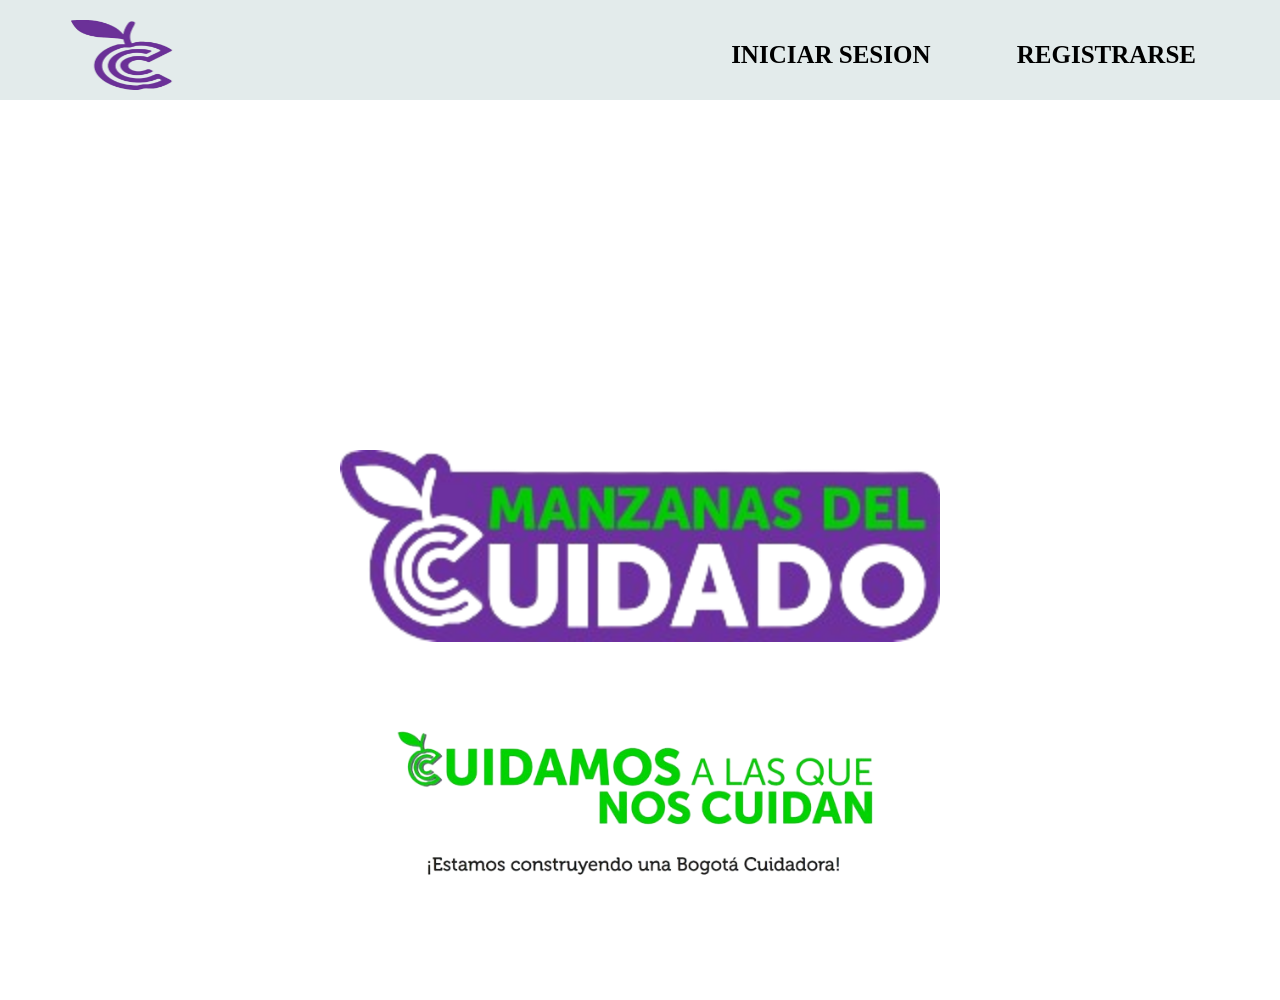
<file: index.html>
<!DOCTYPE html>
<html lang="sp">
<head> 
    <meta charset="UTF-8">
    <meta http-equiv="X-UA-Compatible" content="ie=edge">
    <meta name="viewport" content="width=device-width, initial-scale=1.0">
    <title>Manzanas Del Cuidado</title>
    <link rel="stylesheet" href="./Css/style.css">
</head>
<body>
    <header>
        <nav class="nav">
            <img  class="logo" src="/img/logo.png" alt="">
            <ul>
                <li><a href="inicio.html"><li>INICIAR SESION</a></li>
                <li><a href="Ingreso.html"><li>REGISTRARSE</a></li>

            </ul>
        </nav>
    </header>    
      <main id="main">
        <div class="promo">
            <img src="/img/manzanasdelcuidado.png" alt="">
            <img src="/img/manzanasdelcuidadoo.png" alt="">
        </div>
        <video muted autoplay loop   src="/img/videofondo.mp4" type="video/mp4" ></video>
        <div class="capa"></div>
    </main>
</body>
</html>
</file>
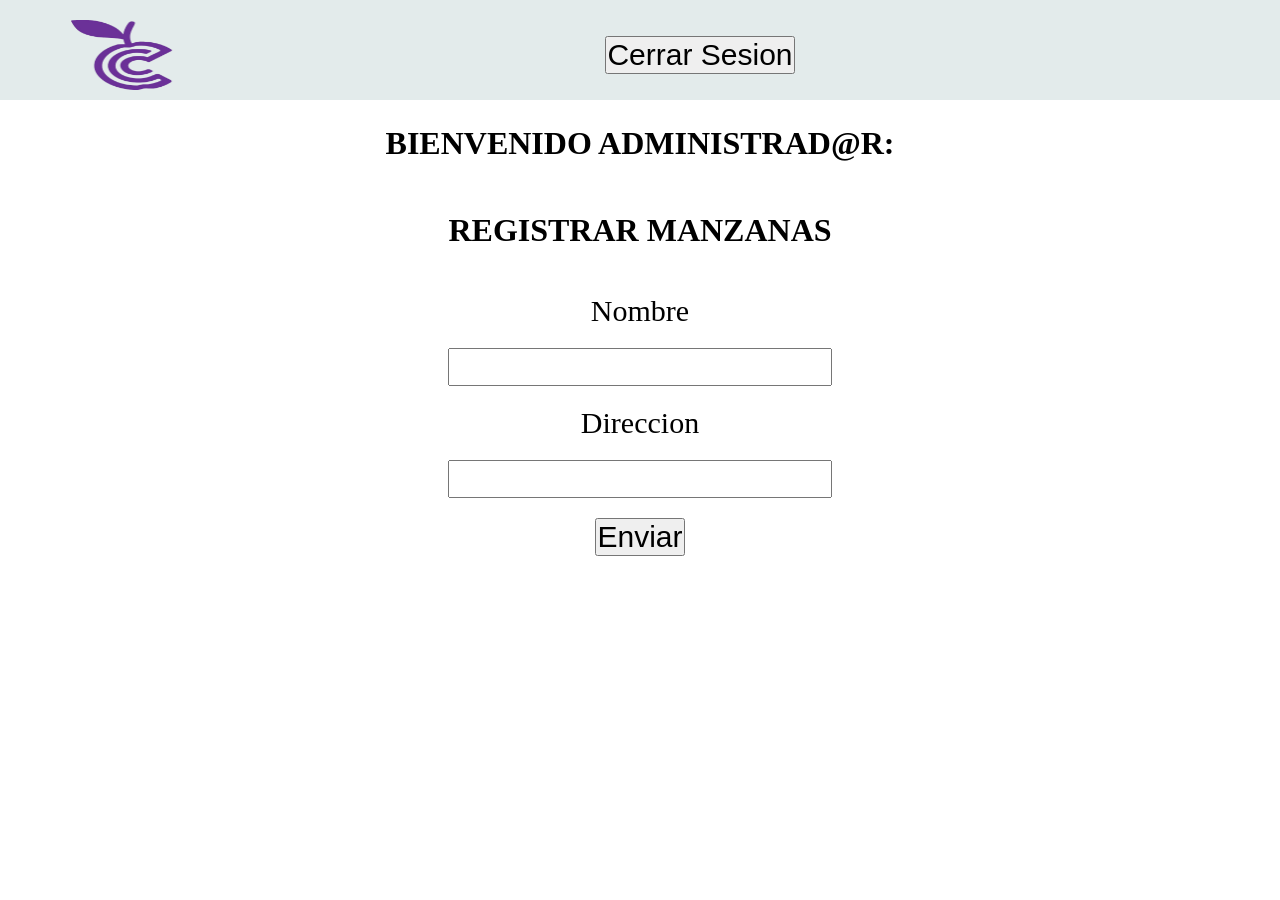
<file: actualizar.html>
<!DOCTYPE html>
<html lang="sp">
<head>
    <meta charset="UTF-8">
    <meta name="viewport" content="width=device-width, initial-scale=1.0">
    <title>Inicio</title>
    <link rel="stylesheet" href="./Css/style.css">
    <link rel="website icon" type="icon" href="./img/icon3.png">
</head>
<body>
    <header>
        <nav class="nav ">
        <img class="logo" src="/img/logo.png" alt="#">

        <button id="btnCerrarSesion">Cerrar Sesion</button>
    </header>

    <H1>BIENVENIDO ADMINISTRAD@R: <span id="nombreUsuario"></span></H1>

    <form action="http://localhost:3000/Manzanita" class="formu" method="post" id="actualiza">
        <h1 id="inicia"> REGISTRAR MANZANAS</h1>
        <div class="mb-3">
            <label for="exampleInputPassword1" class="form-label" >Nombre</label>
            <input type="text" name="Nombre" id="Nombre" id="exampleInputPassword1" required>
          </div>
          <div class="mb-3">
            <label for="exampleInputPassword1" class="form-label">Direccion</label>
            <input type="text" name="Direccion" id="Direccion" id="exampleInputPassword1" required>
          </div>
        <button type="submit" class="btn btn-primary">Enviar</button>
        
    

</form>
</div>
<script>
  const btnCerrarSesion =document.getElementById('btnCerrarSesion');
        btnCerrarSesion.addEventListener('click',()=>{
            const xhrCerrarSesion = new XMLHttpRequest();
            xhrCerrarSesion.open('POST','/cerrar-sesion',true);
            xhrCerrarSesion.onreadystatechange=function(){
                if(xhrCerrarSesion.readyState===4 && xhrCerrarSesion.status===200){
                    window.location.href= '/index.html';
            }
            else{
                        console.error('error al cerrar sesion')
                    }
        }
        xhrCerrarSesion.send();
    })
    //no permite ir hacia atras
    window.onload=function(){
        window.history.forward();
    };
    //caundo va hacia atras se recarga la pagina
    window.onpageshow=function(evento){
        if(evento.persisted){
            window.location.reload();
        }

    }
</script>
</body>

</html>
</file>
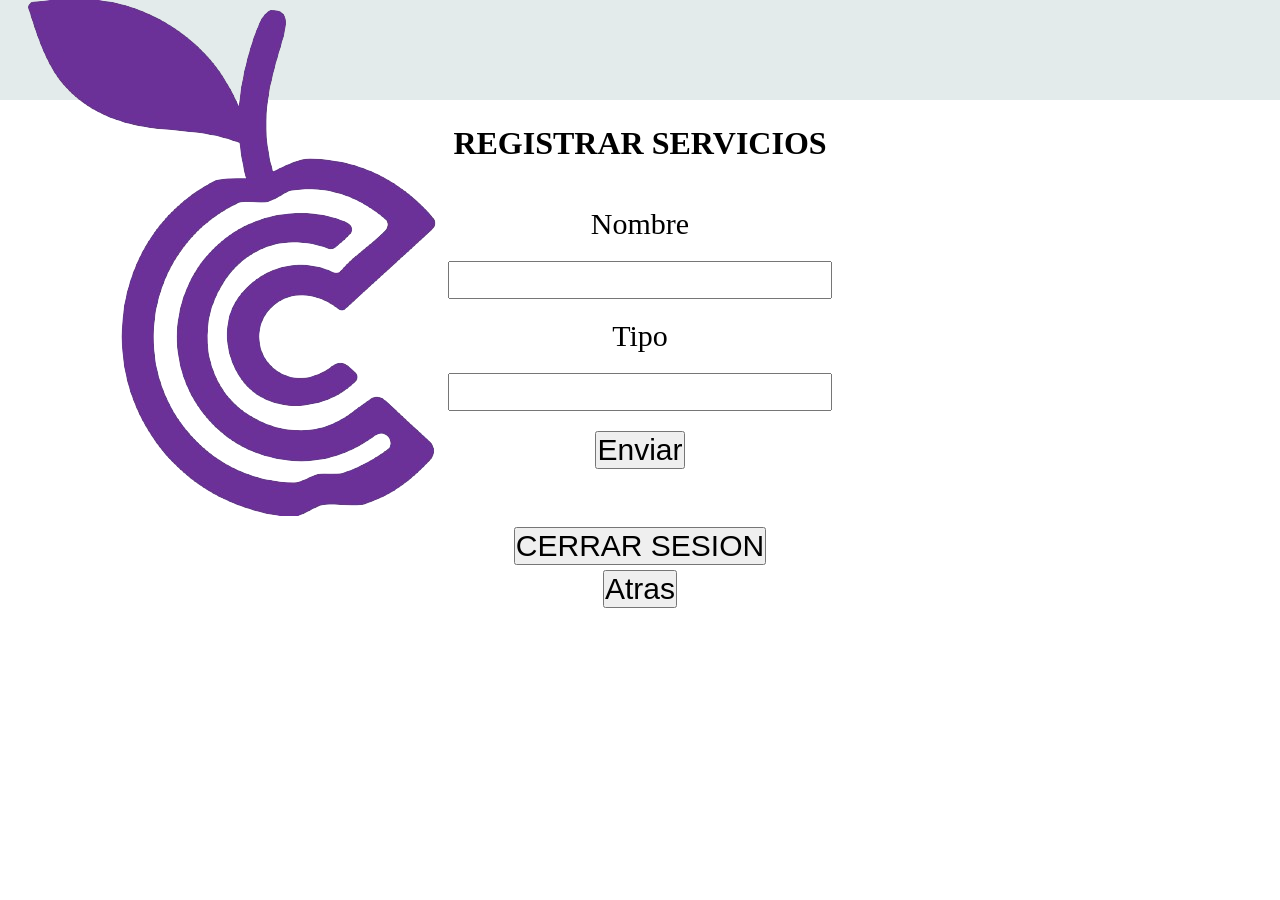
<file: ActualizarServicio.html>
<!DOCTYPE html>
<html lang="sp">
<head>
    <meta charset="UTF-8">
    <meta name="viewport" content="width=device-width, initial-scale=1.0">
    <title>Actualiza</title>
    <link rel="stylesheet" href="./Css/style.css">
</head>

<body>
    <header>
        <img class="banner" src="./img/logo.png" alt="#">
        <button id="btnCerrarSesion">CERRAR SESION</button>
        <button><a href="/administrador.html">Atras</a></button>
    </header>

    <form action="http://localhost:3000/Servicio" class="formu" method="post" id="actualiza">
        <h1 id="inicia"> REGISTRAR SERVICIOS</h1>
        <div class="mb-3">
            <label for="exampleInputPassword1" class="form-label">Nombre</label>
            <input type="text" name="Nombre" id="Nombre" id="exampleInputPassword1" required>
          </div>
          <div class="mb-3">
            <label for="exampleInputPassword1" class="form-label">Tipo</label>
            <input type="text" name="Tipo" id="Tipo" id="exampleInputPassword1" required>
          </div>
        <button type="submit" class="btn btn-primary">Enviar</button>
        
    

</form>
</div>
<script>
  const btnCerrarSesion =document.getElementById('btnCerrarSesion');
        btnCerrarSesion.addEventListener('click',()=>{
            const xhrCerrarSesion = new XMLHttpRequest();
            xhrCerrarSesion.open('POST','/cerrar-sesion',true);
            xhrCerrarSesion.onreadystatechange=function(){
                if(xhrCerrarSesion.readyState===4 && xhrCerrarSesion.status===200){
                    window.location.href= '/index.html';
            }
            else{
                        console.error('error al cerrar sesion')
                    }
        }
        xhrCerrarSesion.send();
    })
  
    window.onload=function(){
        window.history.forward();
    };   
    window.onpageshow=function(evento){
        if(evento.persisted){
            window.location.reload();
        }
    }
</script>
</body>

</html>
</file>
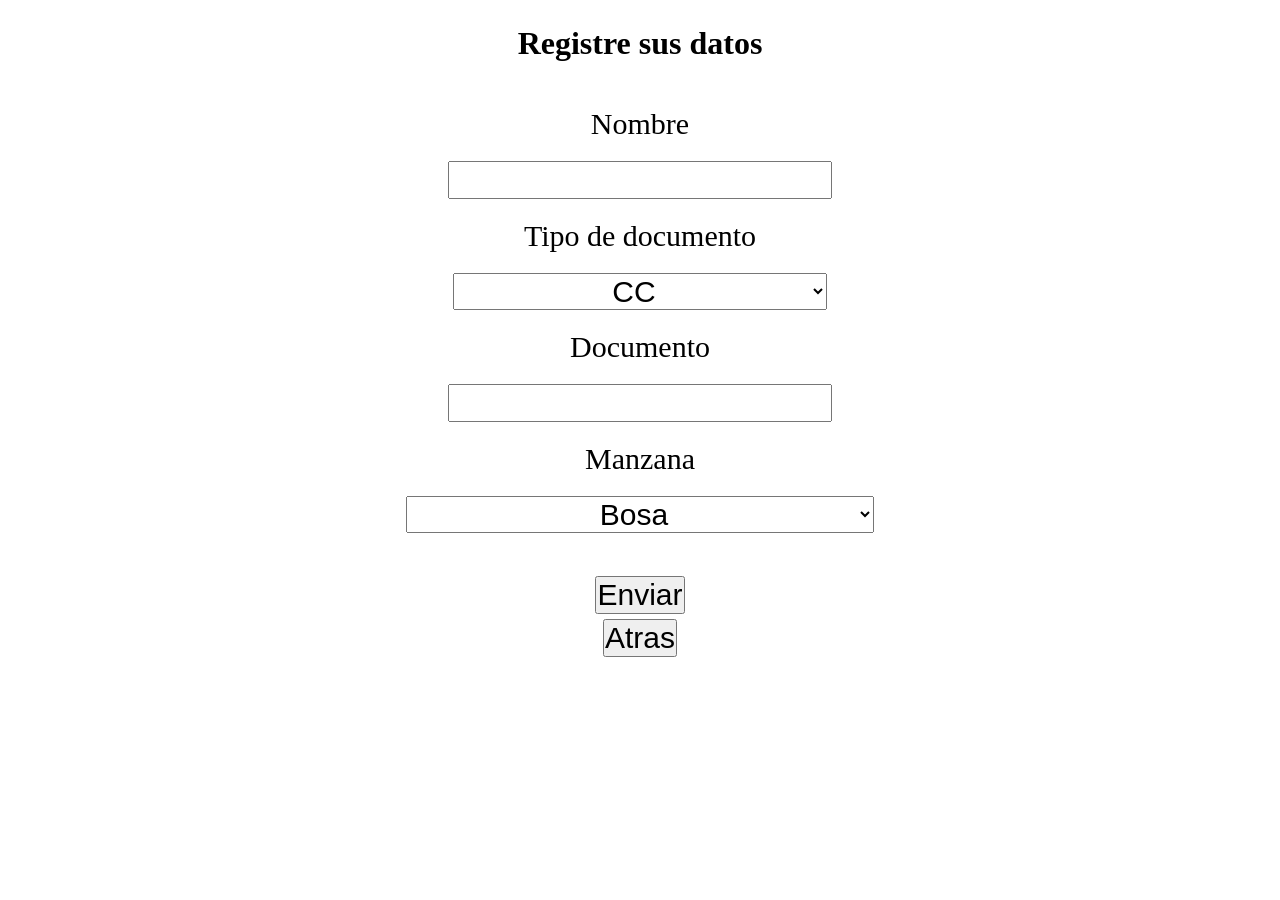
<file: Ingreso.html>
<!DOCTYPE html>
<html lang="sp">
<head>
    <meta charset="UTF-8">
    <meta name="viewport" content="width=device-width, initial-scale=1.0">
    <meta http-equiv="X-UA-Compatible" content="ie=edge">
    <title>Registro</title>
    <link rel="stylesheet" href="./Css/style.css">

</head>
<body>
    <form class="formulario" action="http://localhost:3000/crear" method="POST">
       <h1>Registre sus datos</h1>
       <label for="Nombre">Nombre</label>
       <input type="text" id="Nombre" name="Nombre" required>

       <label for="Tipo">Tipo de documento</label>
            <select name="Tipo" id="TD">
                <option value="CC">CC</option>
                <option value="TI">TI</option>

            </select>
            

        <label for="Documento">Documento</label>
        <input type="text" id="Documento" name="Documento" required>

        <label for="id_manzanas">Manzana</label>
            <select name="id_manzanas" id="TD">
                <option value="1">Bosa</option>
                <option value="2">Chapinero</option>
                <option value="3">Suba</option>
                <option value="4">Usaquen</option>
                <option value="5">Santa Fe</option>
            </select>    
    <br>
        
        <button class="boton" type="submit">Enviar</button>
        <a href="index.html"><button class="boton" type="button">Atras</button></a>
      </form>


</body>
</html>
</file>
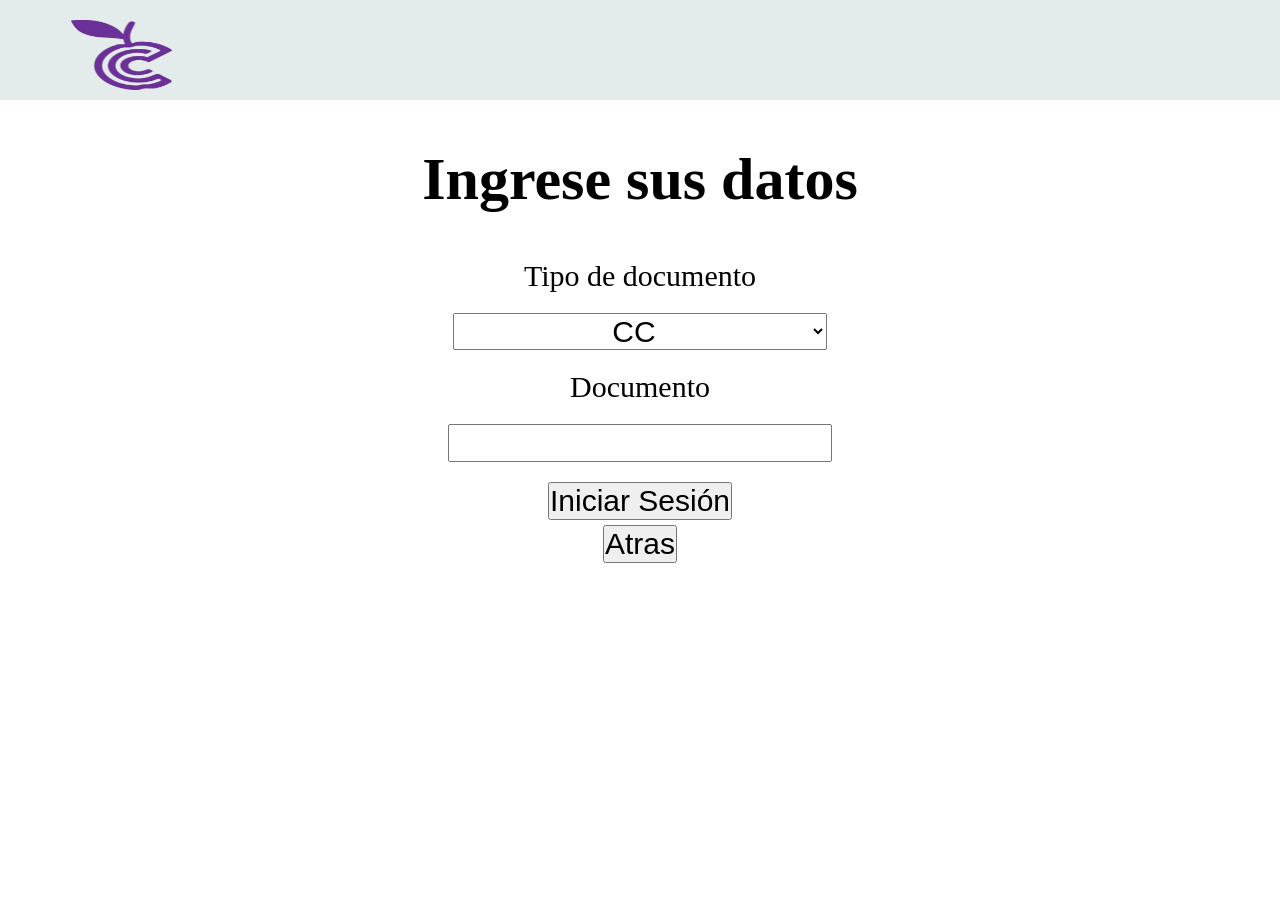
<file: inicio.html>
<!DOCTYPE html>
<html lang="sp">
<head>
    <meta charset="UTF-8">
    <meta name="viewport" content="width=device-width, initial-scale=1.0">
    <title>Inicio</title>
    <link rel="stylesheet" href="./Css/style.css">
</head>
<body>

    <header>
        <nav class="nav">
            <img  class="logo" src="/img/logo.png" alt="">
                      
        </nav>
        
    </header>    
    <form class="form" action="http://localhost:3000/inicia" method="POST">
        <h1>Ingrese sus datos</h1>
        <label for="Tipo">Tipo de documento</label>
            <select name="Tipo" id="Tipo">
                <option value="CC">CC</option>
                <option value="TI">TI</option>
            </select>

        <label id="Documento" for="Documento">Documento</label>
        <input type="text"  name="Documento" required>
    

    
        <button class="boton"  type="submit">Iniciar Sesión</button>
        <a href="index.html"><button class="boton" type="button">Atras</button></a>

      </form>
</body>
</html>
</file>
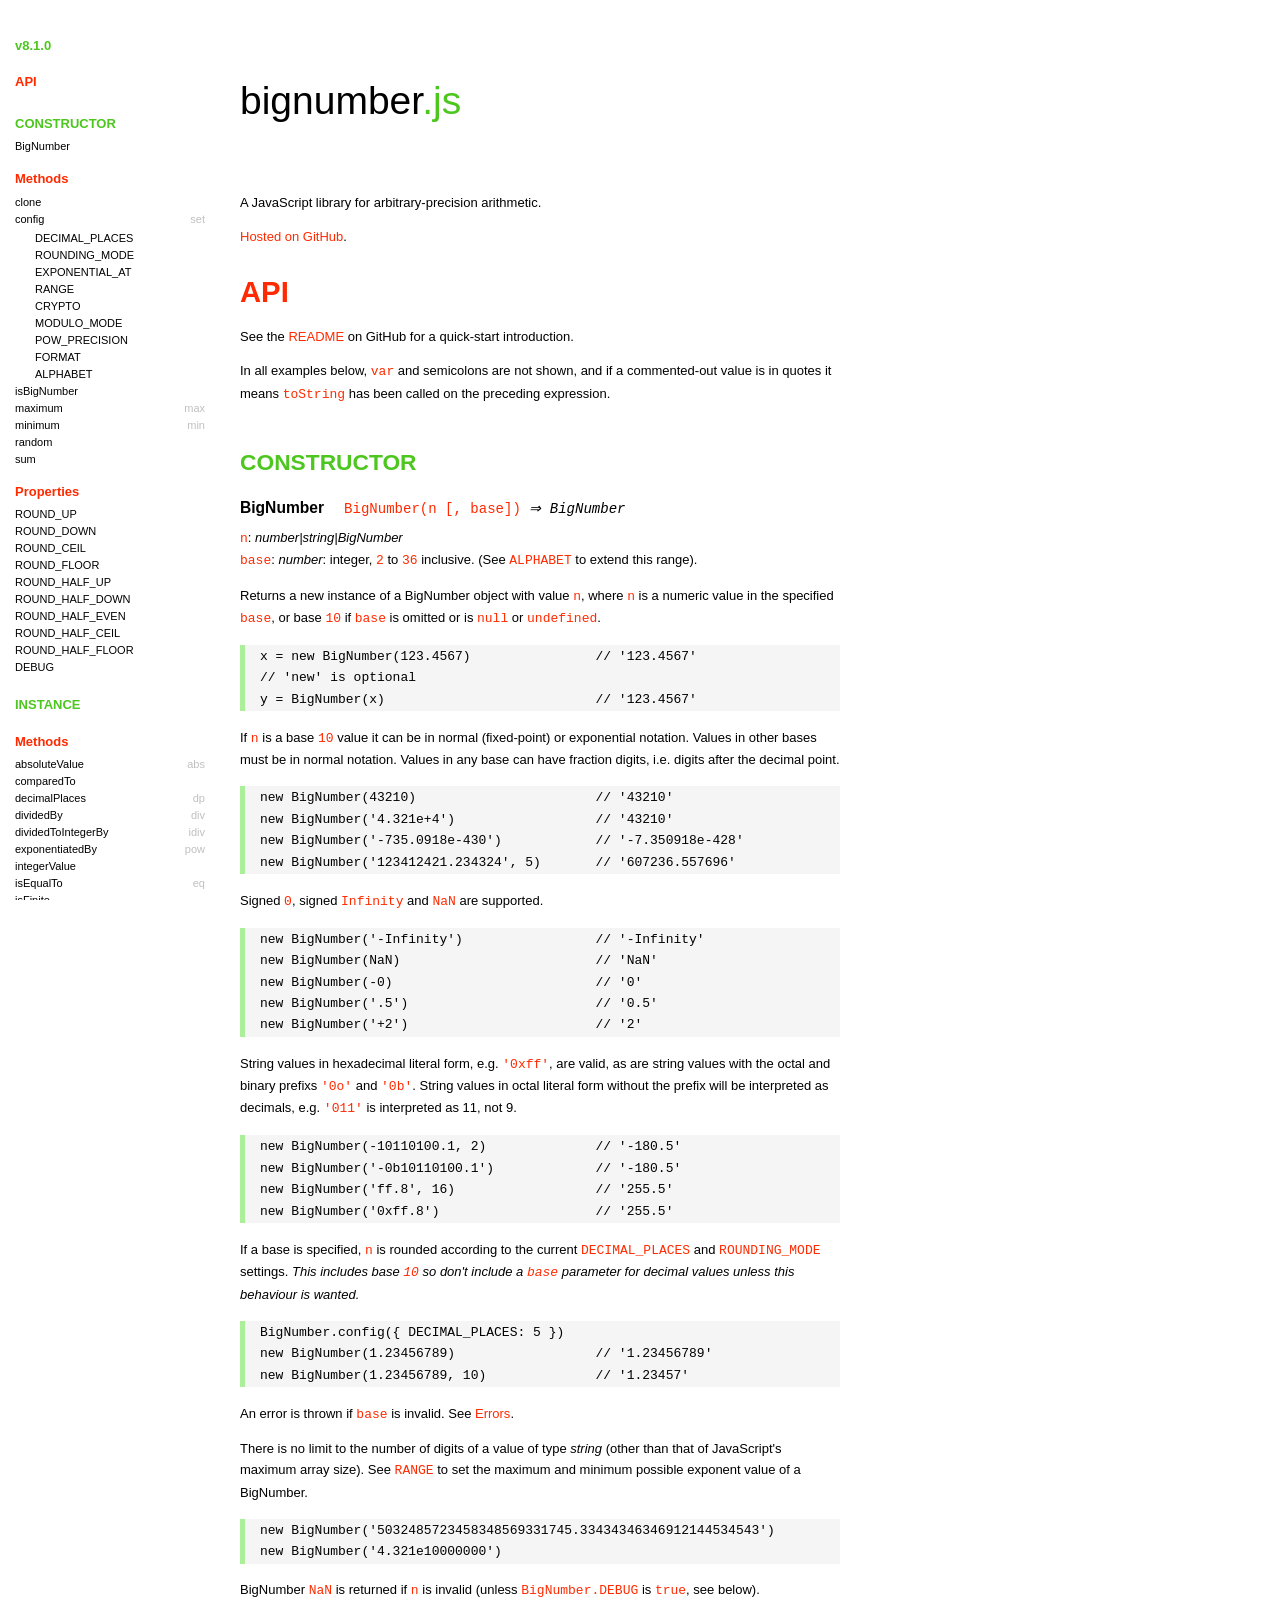
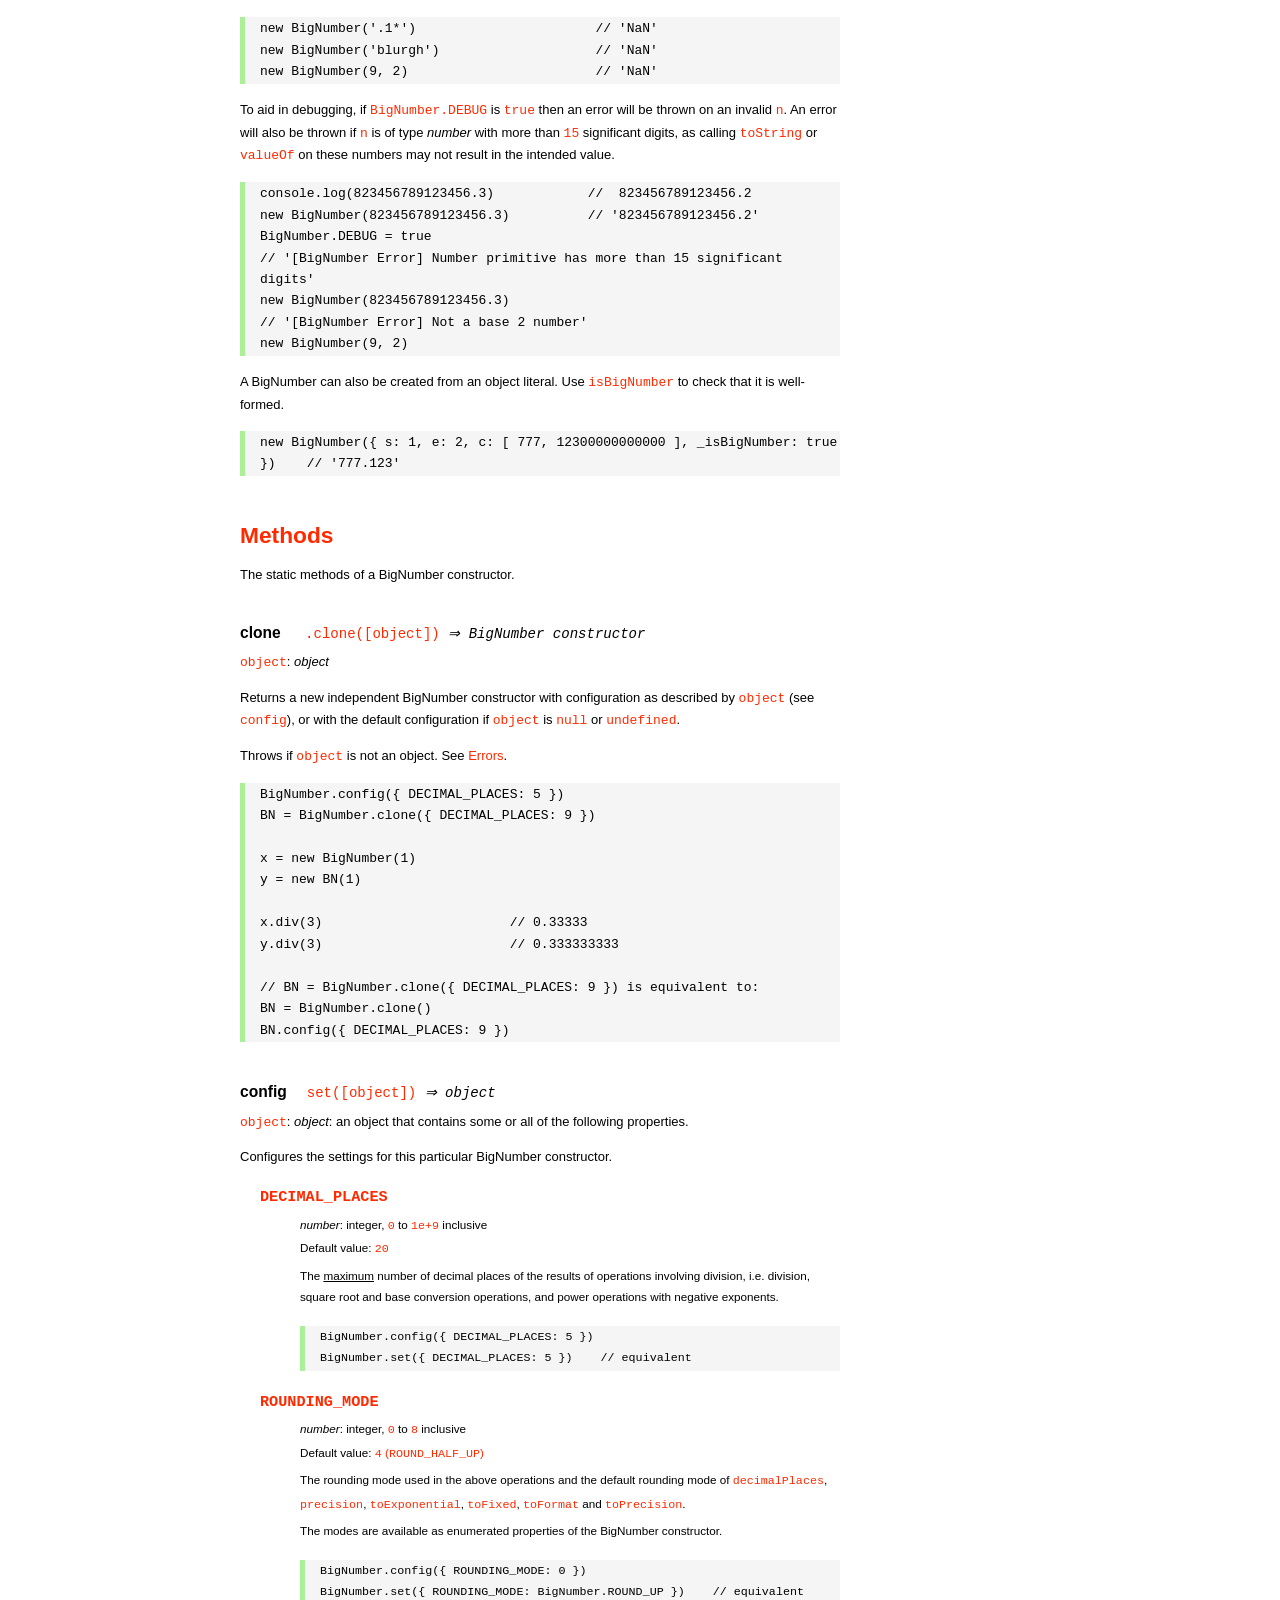
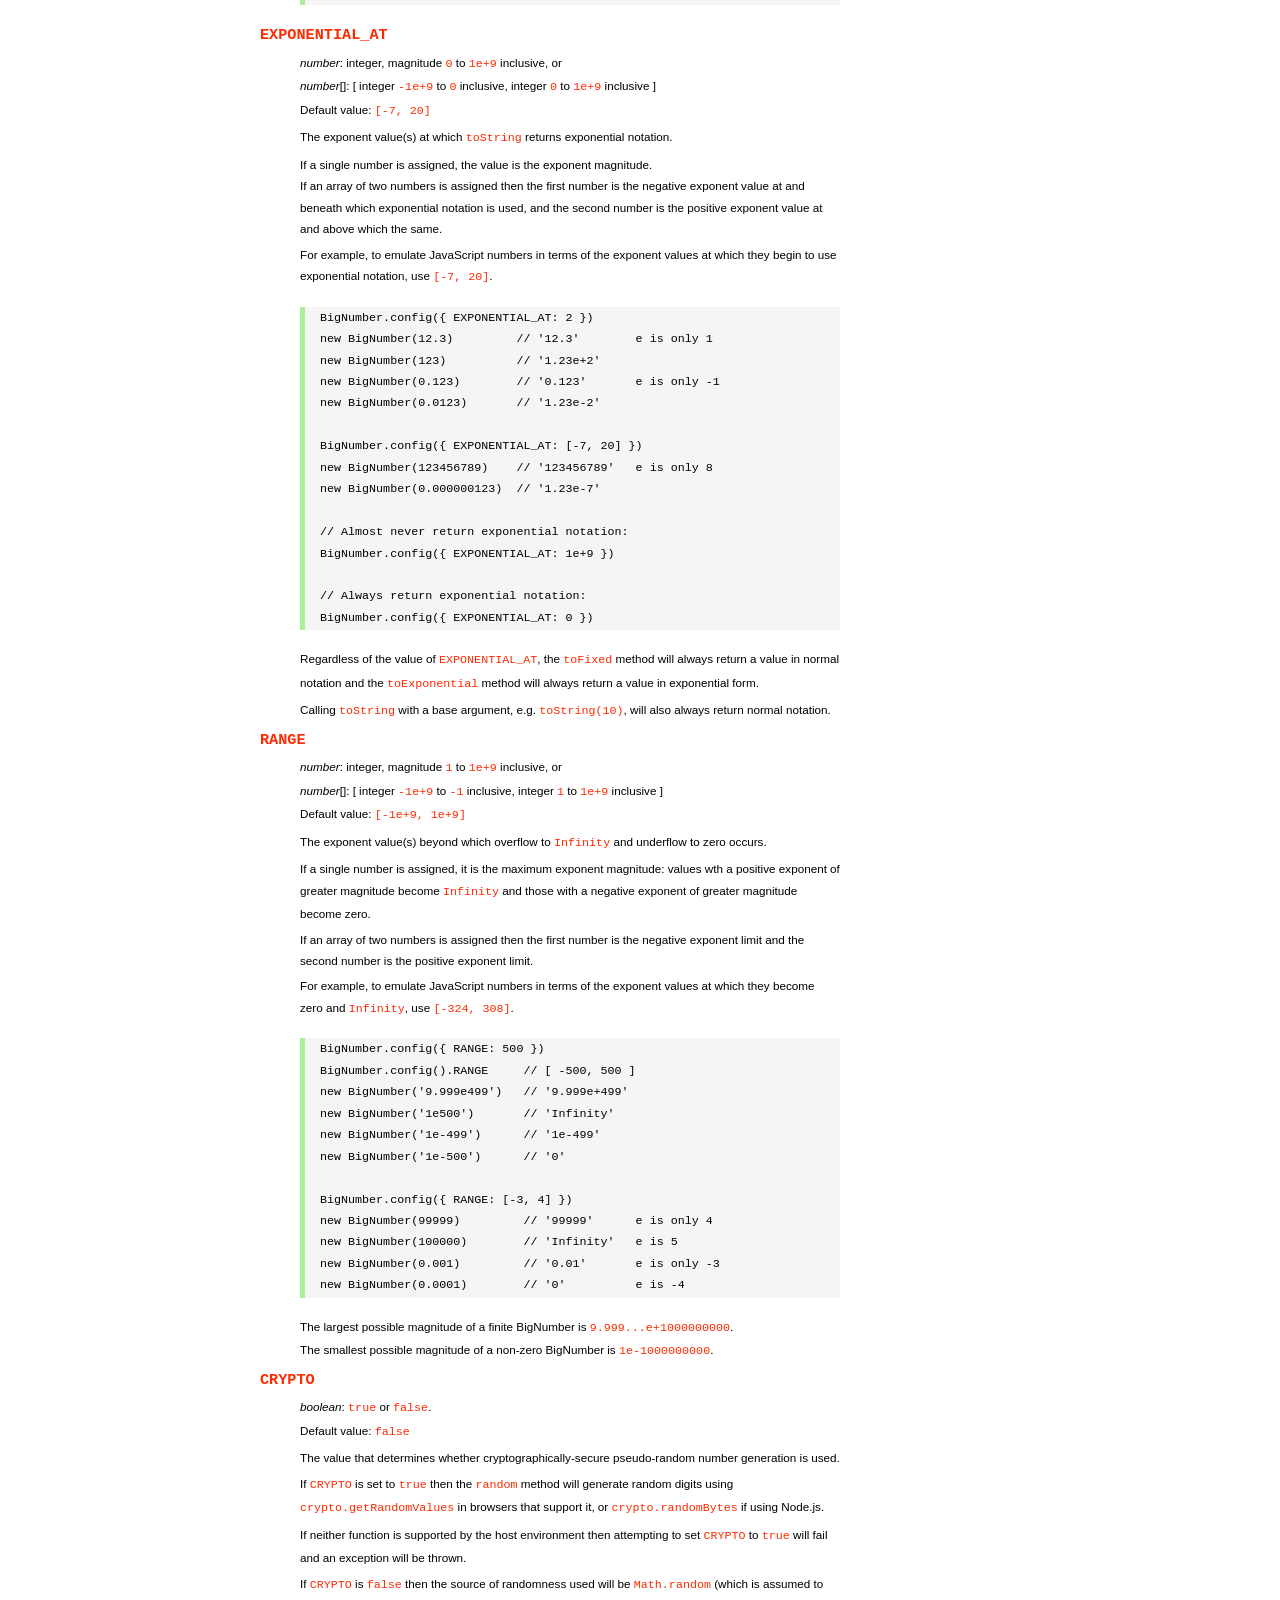
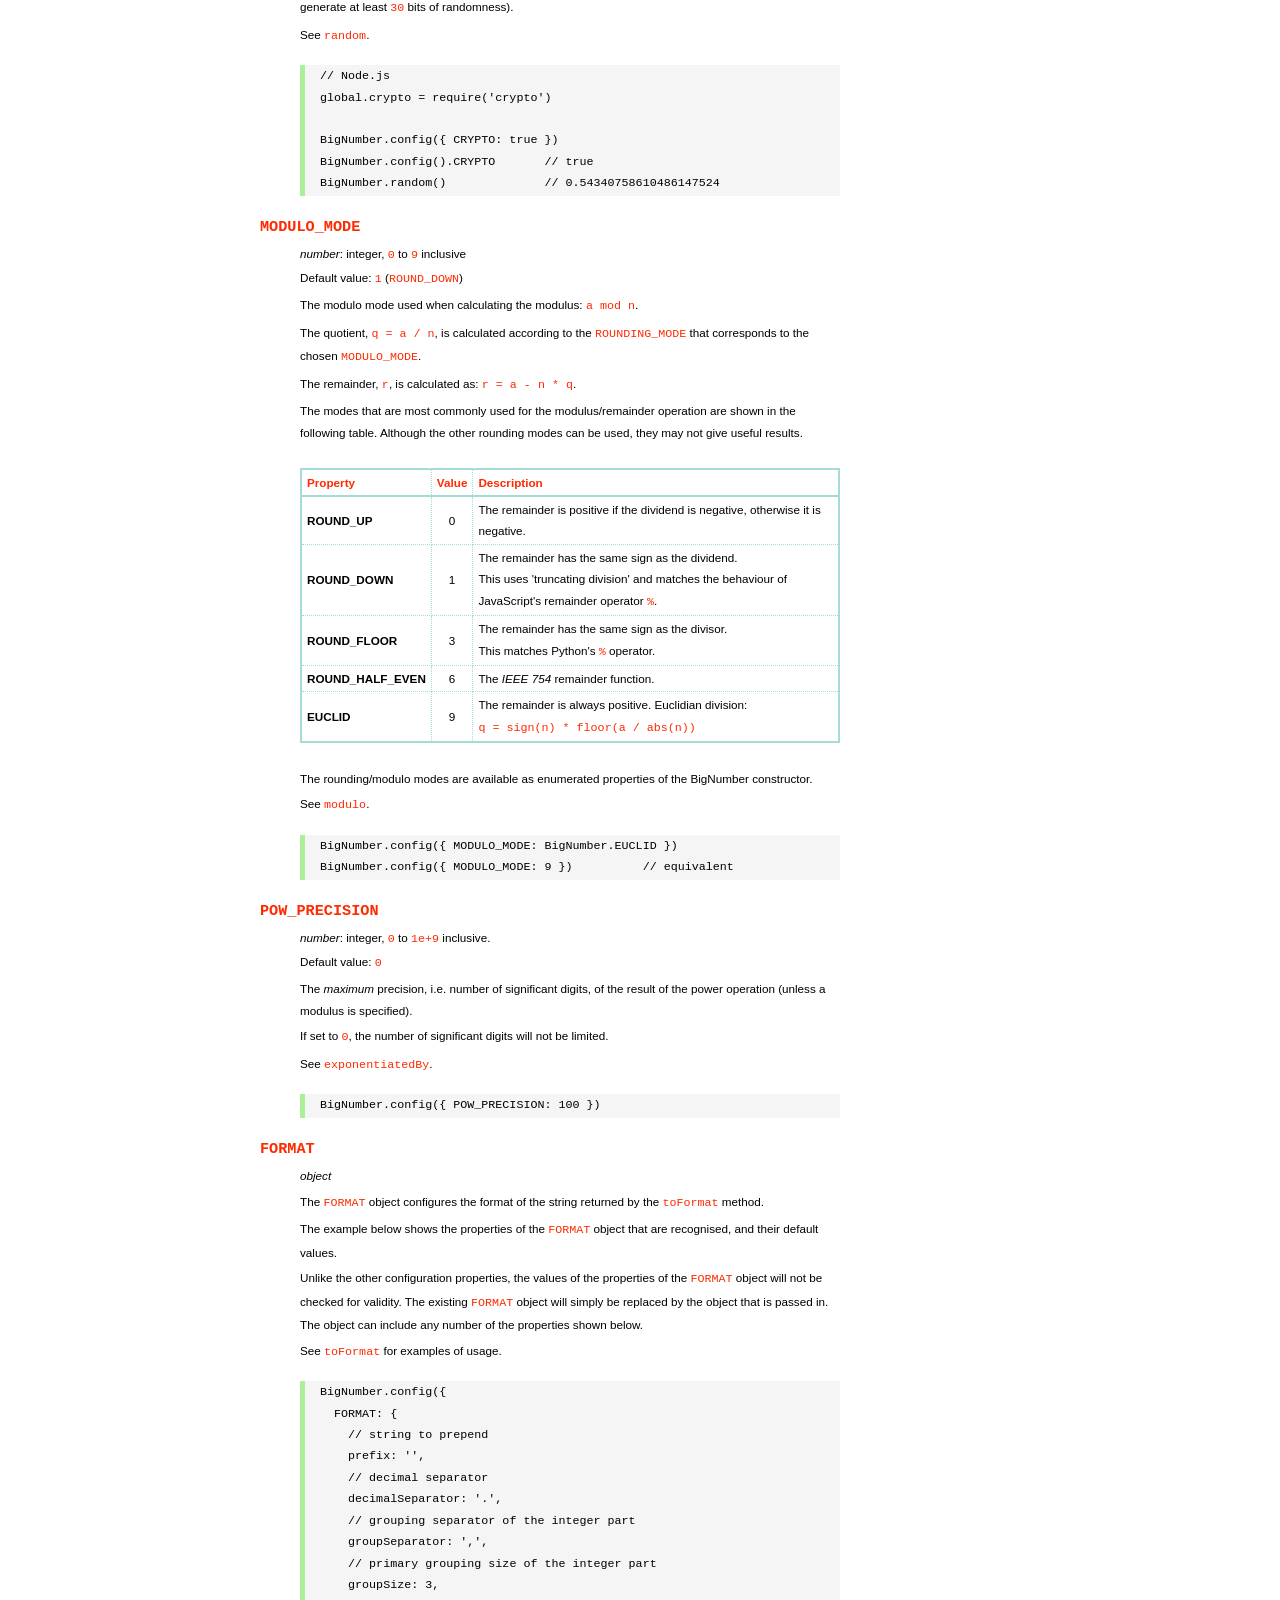
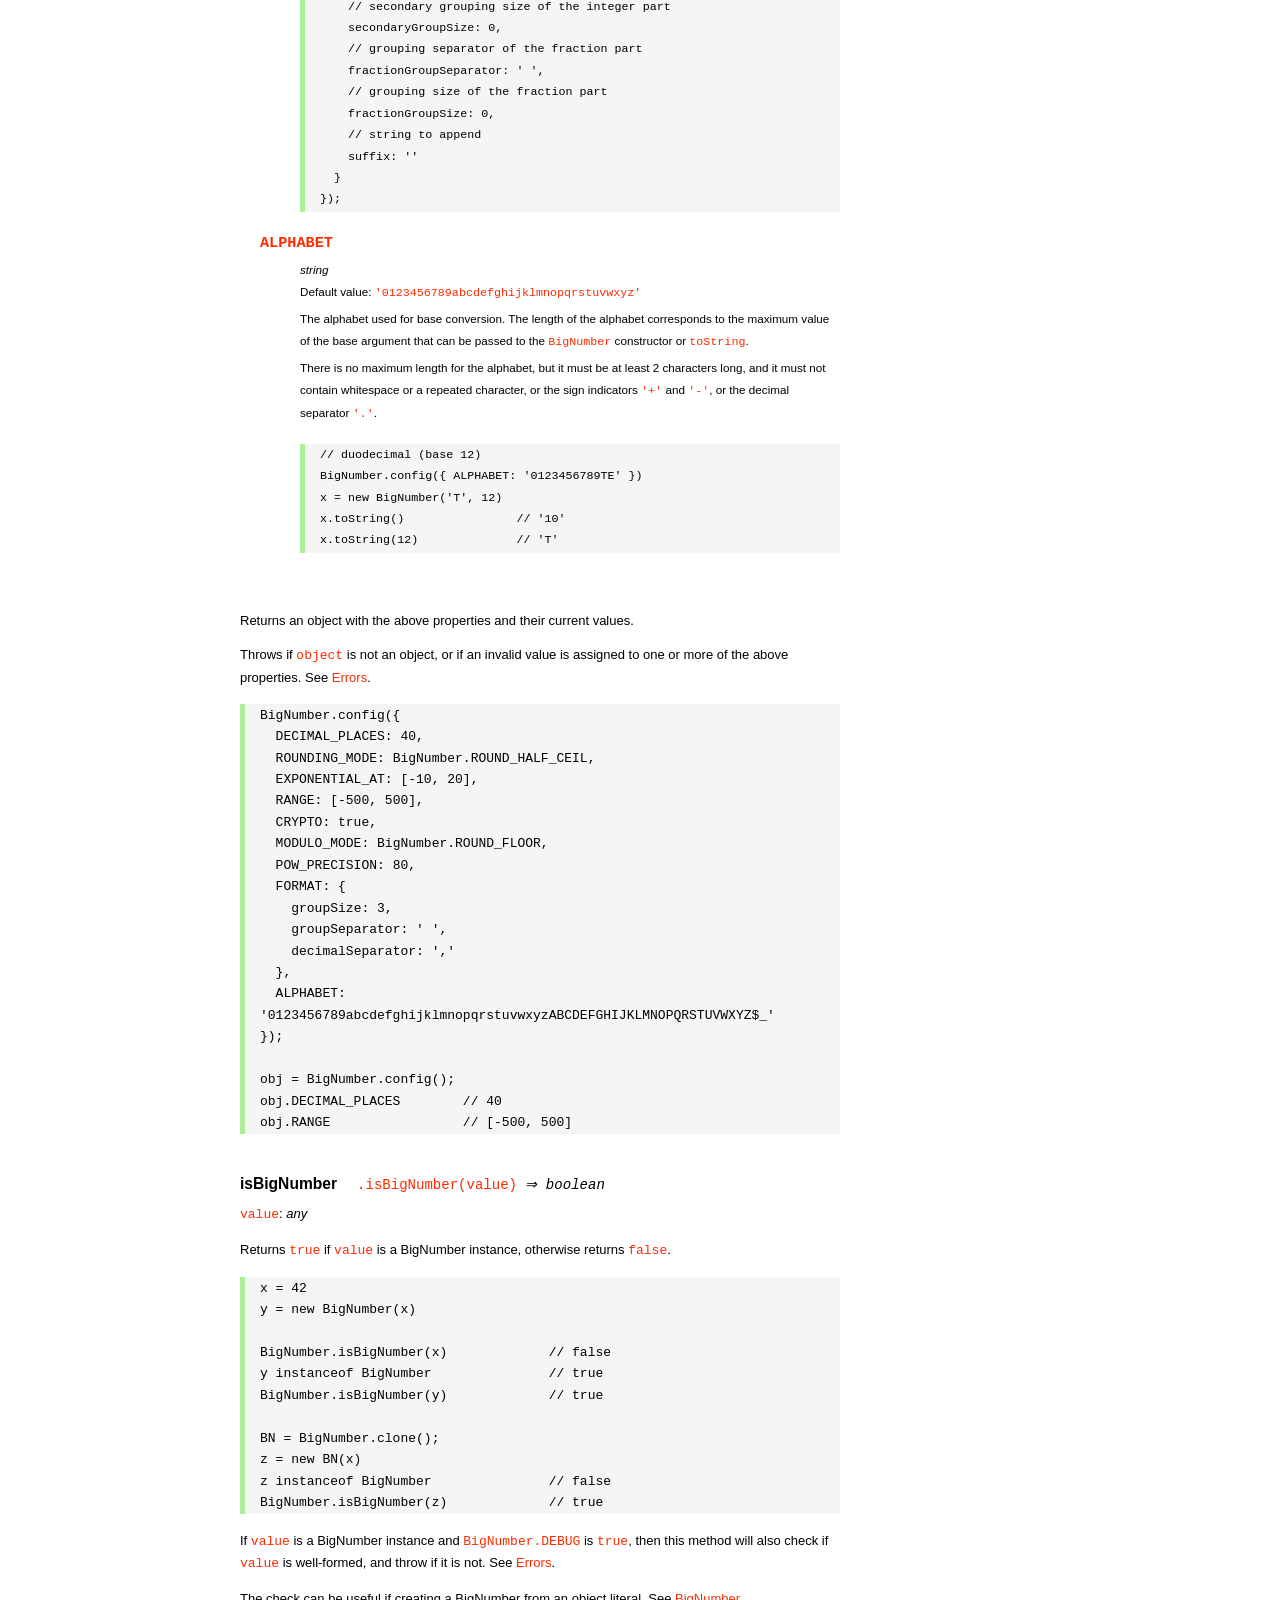
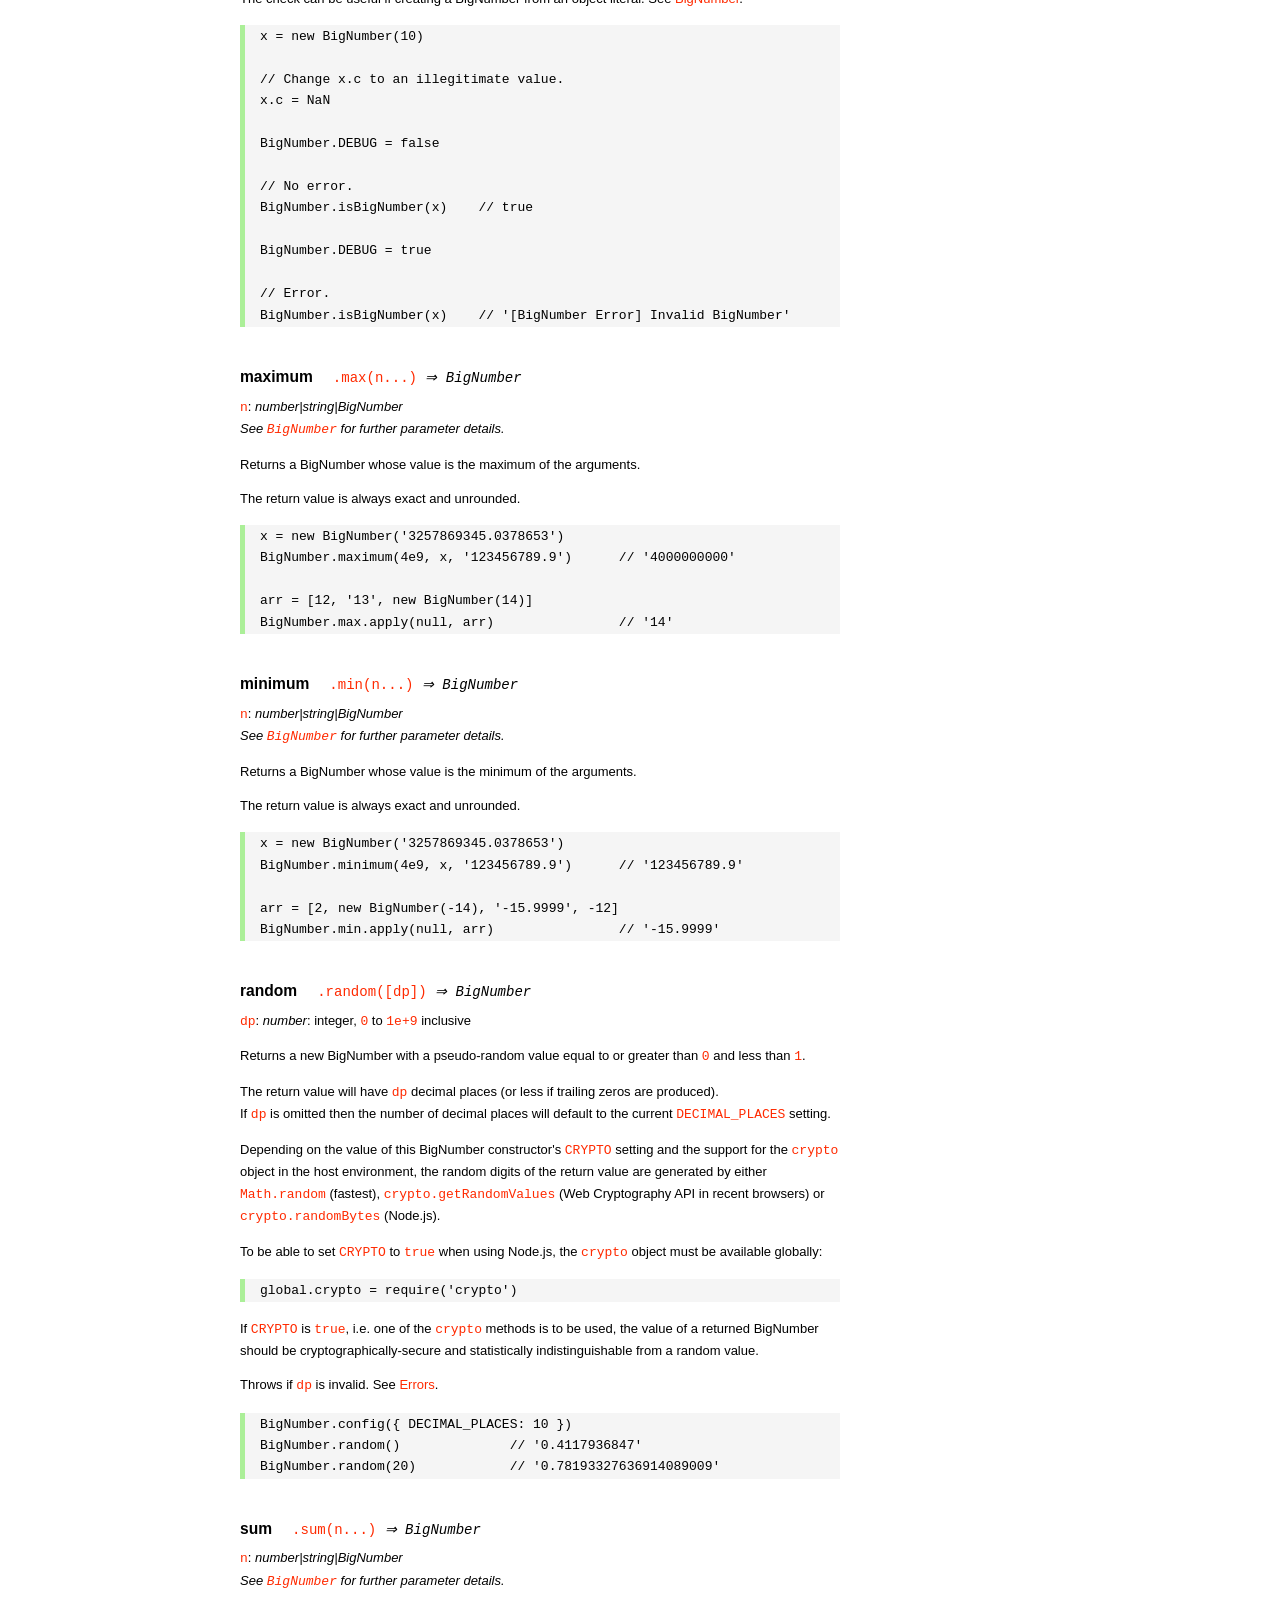
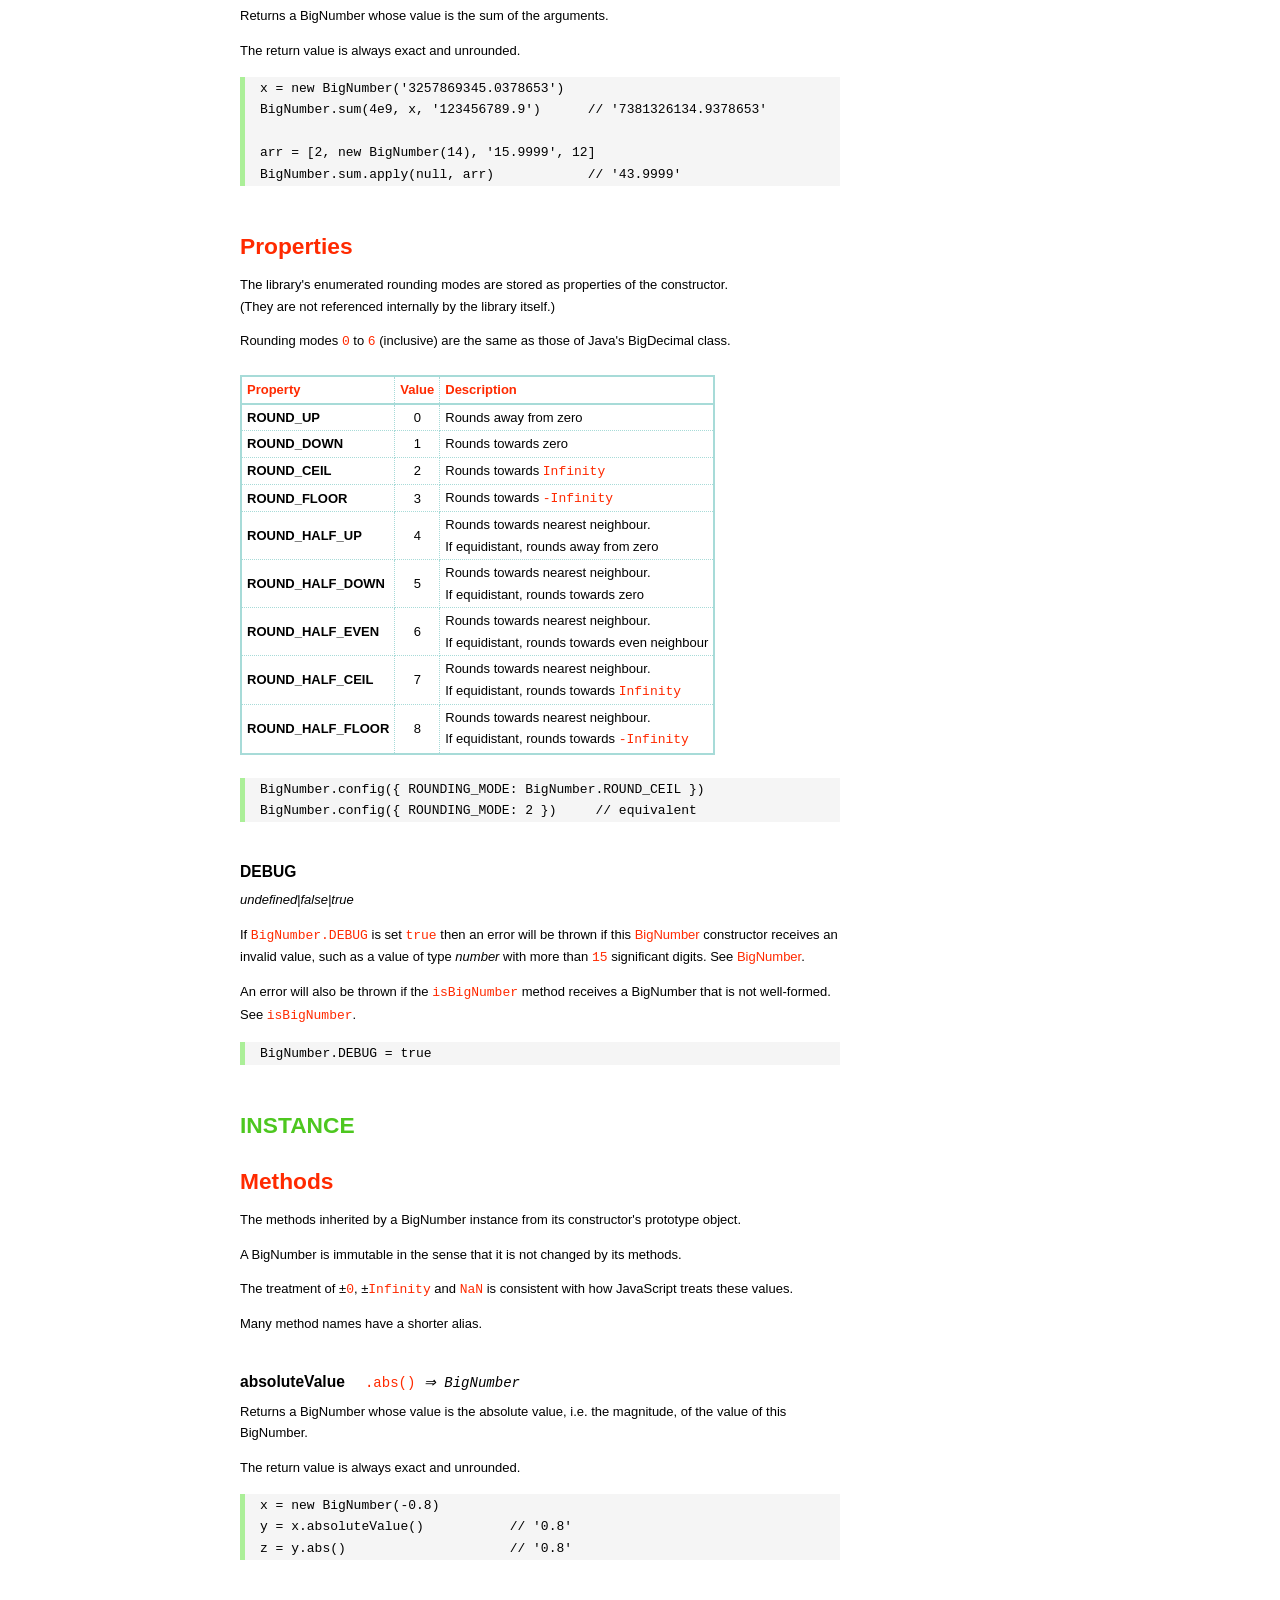
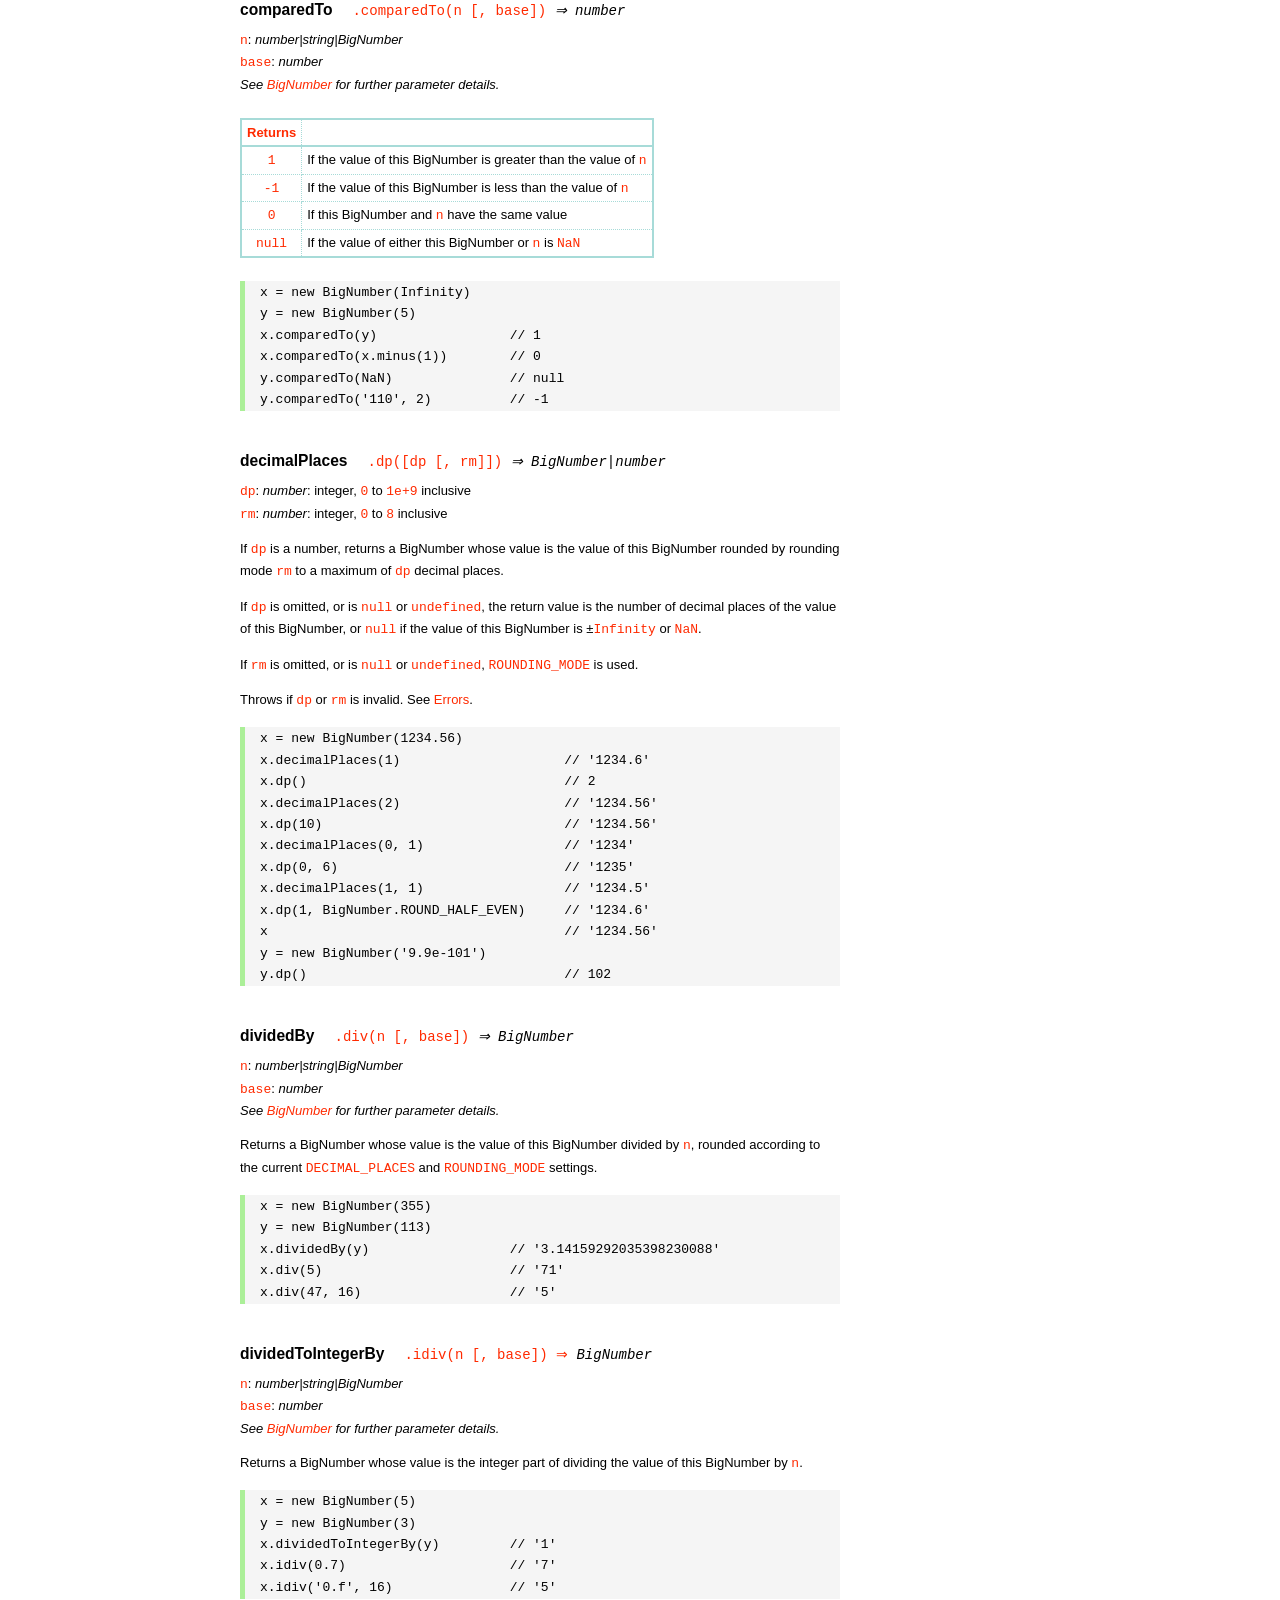
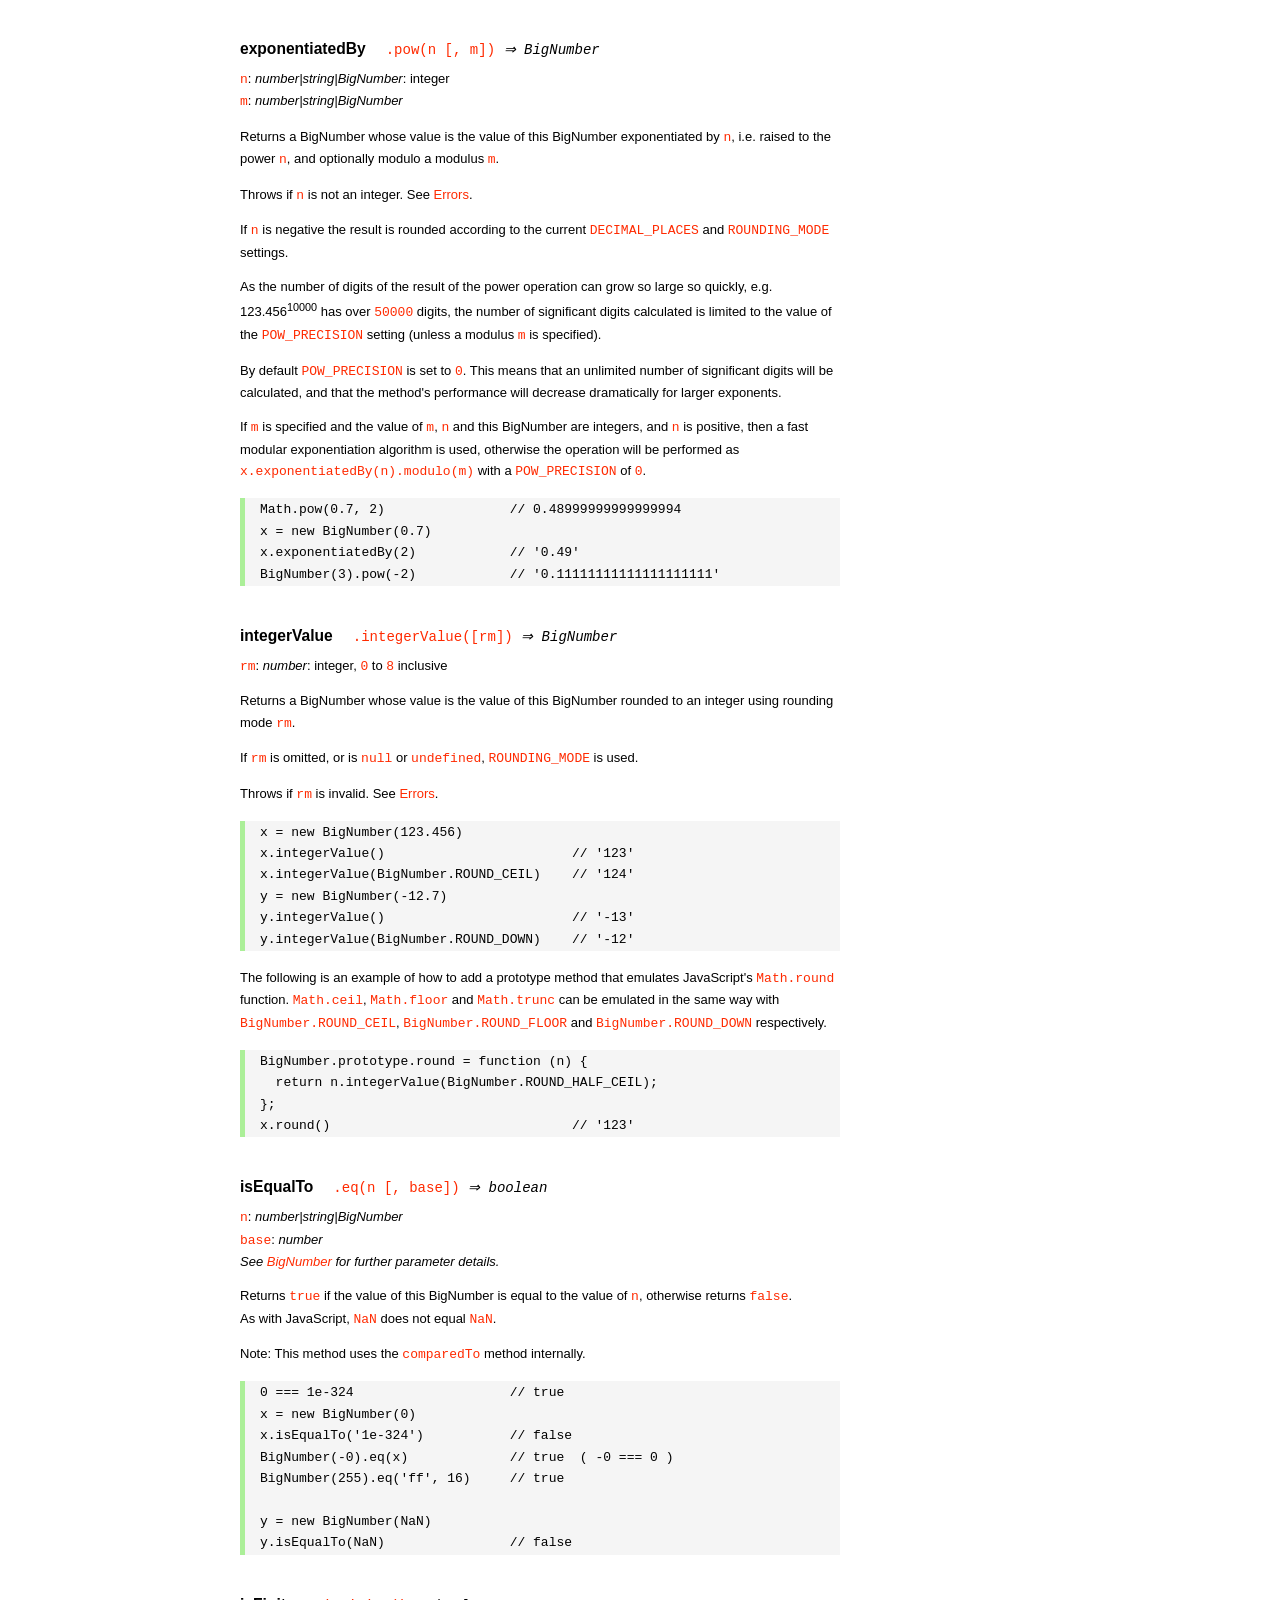
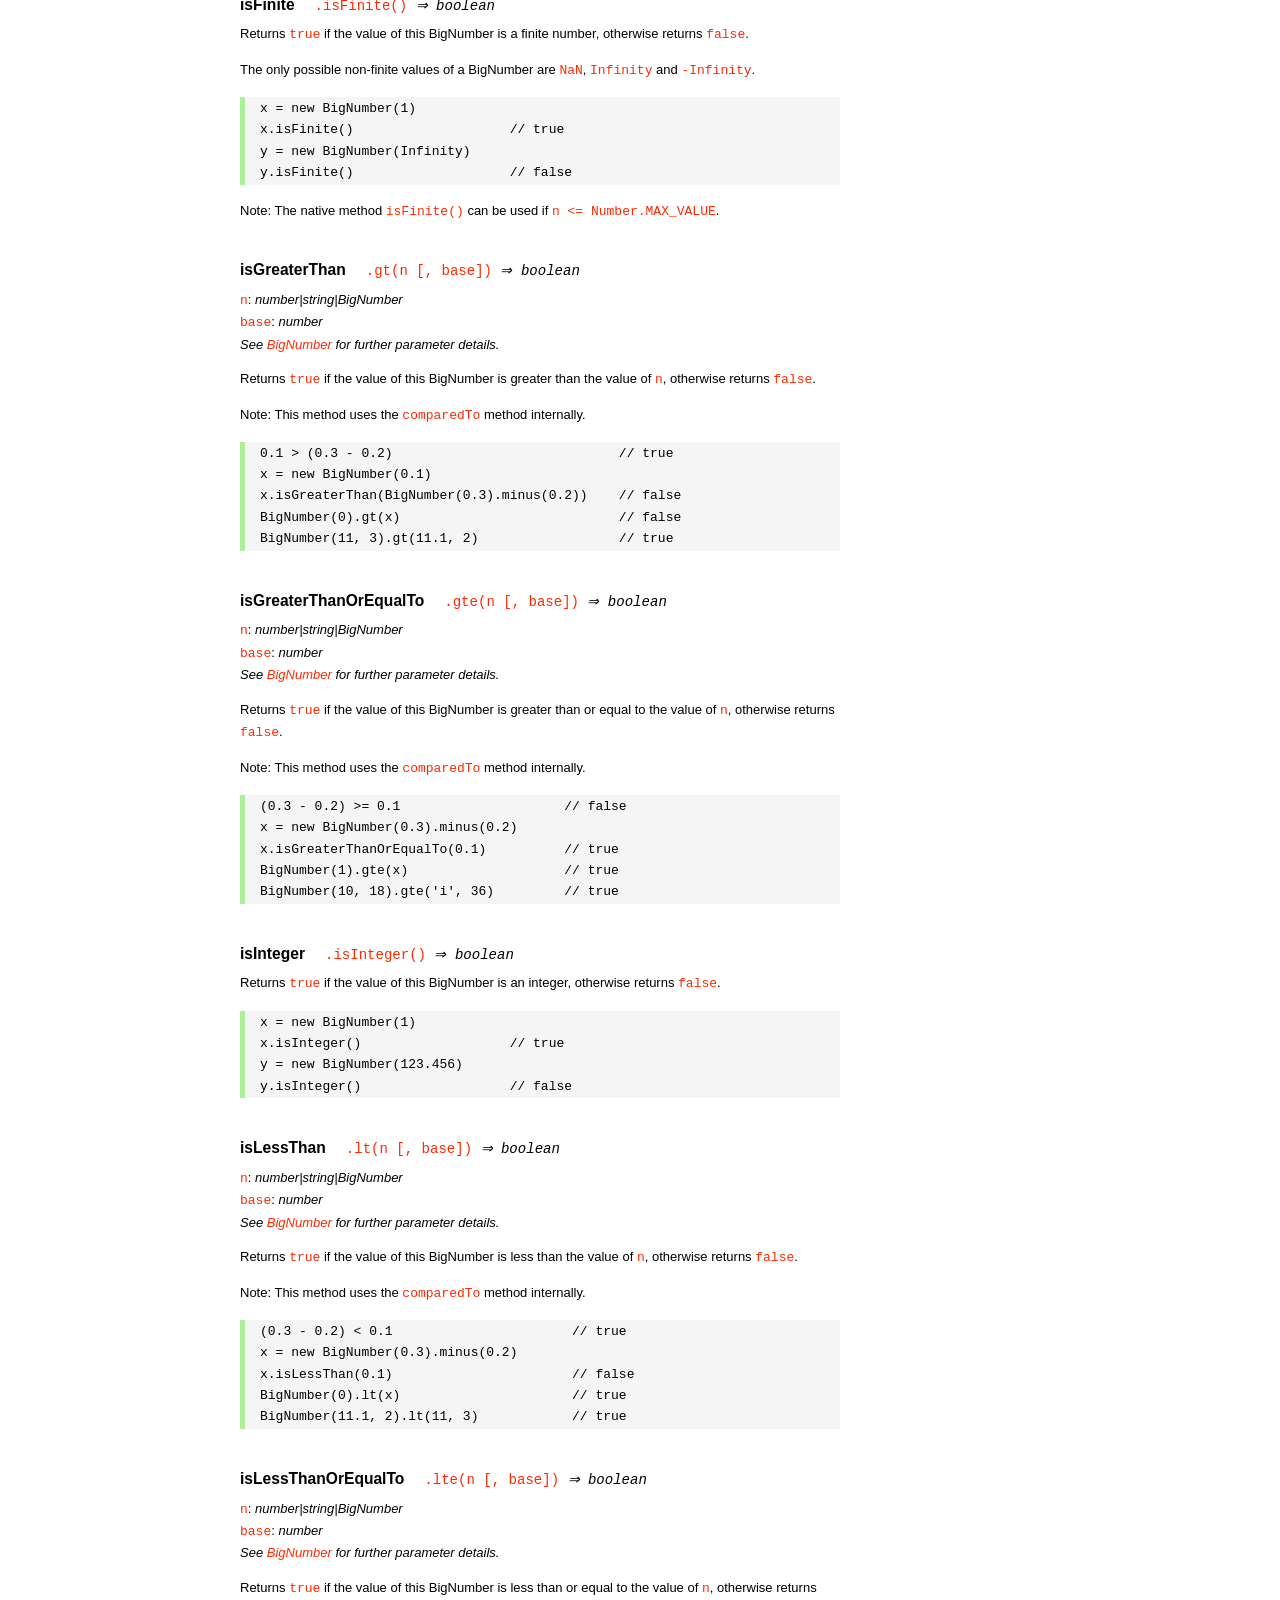
<file: node_modules/bignumber.js/doc/API.html>
<!DOCTYPE HTML>
<html>
<head>
<meta charset="utf-8">
<meta http-equiv="X-UA-Compatible" content="IE=edge">
<meta name="Author" content="M Mclaughlin">
<title>bignumber.js API</title>
<style>
html{font-size:100%}
body{background:#fff;font-family:"Helvetica Neue",Helvetica,Arial,sans-serif;font-size:13px;
  line-height:1.65em;min-height:100%;margin:0}
body,i{color:#000}
.nav{background:#fff;position:fixed;top:0;bottom:0;left:0;width:200px;overflow-y:auto;
  padding:15px 0 30px 15px}
div.container{width:600px;margin:50px 0 50px 240px}
p{margin:0 0 1em;width:600px}
pre,ul{margin:1em 0}
h1,h2,h3,h4,h5{margin:0;padding:1.5em 0 0}
h1,h2{padding:.75em 0}
h1{font:400 3em Verdana,sans-serif;color:#000;margin-bottom:1em}
h2{font-size:2.25em;color:#ff2a00}
h3{font-size:1.75em;color:#4dc71f}
h4{font-size:1.75em;color:#ff2a00;padding-bottom:.75em}
h5{font-size:1.2em;margin-bottom:.4em}
h6{font-size:1.1em;margin-bottom:0.8em;padding:0.5em 0}
dd{padding-top:.35em}
dt{padding-top:.5em}
b{font-weight:700}
dt b{font-size:1.3em}
a,a:visited{color:#ff2a00;text-decoration:none}
a:active,a:hover{outline:0;text-decoration:underline}
.nav a,.nav b,.nav a:visited{display:block;color:#ff2a00;font-weight:700; margin-top:15px}
.nav b{color:#4dc71f;margin-top:20px;cursor:default;width:auto}
ul{list-style-type:none;padding:0 0 0 20px}
.nav ul{line-height:14px;padding-left:0;margin:5px 0 0}
.nav ul a,.nav ul a:visited,span{display:inline;color:#000;font-family:Verdana,Geneva,sans-serif;
  font-size:11px;font-weight:400;margin:0}
.inset,ul.inset{margin-left:20px}
.inset{font-size:.9em}
.nav li{width:auto;margin:0 0 3px}
.alias{font-style:italic;margin-left:20px}
table{border-collapse:collapse;border-spacing:0;border:2px solid #a7dbd8;margin:1.75em 0;padding:0}
td,th{text-align:left;margin:0;padding:2px 5px;border:1px dotted #a7dbd8}
th{border-top:2px solid #a7dbd8;border-bottom:2px solid #a7dbd8;color:#ff2a00}
code,pre{font-family:Consolas, monaco, monospace;font-weight:400}
pre{background:#f5f5f5;white-space:pre-wrap;word-wrap:break-word;border-left:5px solid #abef98;
  padding:1px 0 1px 15px;margin:1.2em 0}
code,.nav-title{color:#ff2a00}
.end{margin-bottom:25px}
.centre{text-align:center}
.error-table{font-size:13px;width:100%}
#faq{margin:3em 0 0}
li span{float:right;margin-right:10px;color:#c0c0c0}
#js{font:inherit;color:#4dc71f}
</style>
</head>
<body>

  <div class="nav">

    <b>v8.1.0</b>

	<a class='nav-title' href="#">API</a>

    <b> CONSTRUCTOR </b>
    <ul>
      <li><a href="#bignumber">BigNumber</a></li>
    </ul>

    <a href="#methods">Methods</a>
    <ul>
      <li><a href="#clone">clone</a></li>
      <li><a href="#config" >config</a><span>set</span></li>
      <li>
        <ul class="inset">
          <li><a href="#decimal-places">DECIMAL_PLACES</a></li>
          <li><a href="#rounding-mode" >ROUNDING_MODE</a></li>
          <li><a href="#exponential-at">EXPONENTIAL_AT</a></li>
          <li><a href="#range"         >RANGE</a></li>
          <li><a href="#crypto"        >CRYPTO</a></li>
          <li><a href="#modulo-mode"   >MODULO_MODE</a></li>
          <li><a href="#pow-precision" >POW_PRECISION</a></li>
          <li><a href="#format"        >FORMAT</a></li>
          <li><a href="#alphabet"      >ALPHABET</a></li>
        </ul>
      </li>
      <li><a href="#isBigNumber">isBigNumber</a></li>
      <li><a href="#max"        >maximum</a><span>max</span></li>
      <li><a href="#min"        >minimum</a><span>min</span></li>
      <li><a href="#random"     >random</a></li>
      <li><a href="#sum"        >sum</a></li>
    </ul>

    <a href="#constructor-properties">Properties</a>
    <ul>
      <li><a href="#round-up"        >ROUND_UP</a></li>
      <li><a href="#round-down"      >ROUND_DOWN</a></li>
      <li><a href="#round-ceil"      >ROUND_CEIL</a></li>
      <li><a href="#round-floor"     >ROUND_FLOOR</a></li>
      <li><a href="#round-half-up"   >ROUND_HALF_UP</a></li>
      <li><a href="#round-half-down" >ROUND_HALF_DOWN</a></li>
      <li><a href="#round-half-even" >ROUND_HALF_EVEN</a></li>
      <li><a href="#round-half-ceil" >ROUND_HALF_CEIL</a></li>
      <li><a href="#round-half-floor">ROUND_HALF_FLOOR</a></li>
      <li><a href="#debug"           >DEBUG</a></li>
    </ul>

    <b> INSTANCE </b>

    <a href="#prototype-methods">Methods</a>
    <ul>
      <li><a href="#abs"    >absoluteValue         </a><span>abs</span>  </li>
      <li><a href="#cmp"    >comparedTo            </a>                  </li>
      <li><a href="#dp"     >decimalPlaces         </a><span>dp</span>   </li>
      <li><a href="#div"    >dividedBy             </a><span>div</span>  </li>
      <li><a href="#divInt" >dividedToIntegerBy    </a><span>idiv</span> </li>
      <li><a href="#pow"    >exponentiatedBy       </a><span>pow</span>  </li>
      <li><a href="#int"    >integerValue          </a>                  </li>
      <li><a href="#eq"     >isEqualTo             </a><span>eq</span>   </li>
      <li><a href="#isF"    >isFinite              </a>                  </li>
      <li><a href="#gt"     >isGreaterThan         </a><span>gt</span>   </li>
      <li><a href="#gte"    >isGreaterThanOrEqualTo</a><span>gte</span>  </li>
      <li><a href="#isInt"  >isInteger             </a>                  </li>
      <li><a href="#lt"     >isLessThan            </a><span>lt</span>   </li>
      <li><a href="#lte"    >isLessThanOrEqualTo   </a><span>lte</span>  </li>
      <li><a href="#isNaN"  >isNaN                 </a>                  </li>
      <li><a href="#isNeg"  >isNegative            </a>                  </li>
      <li><a href="#isPos"  >isPositive            </a>                  </li>
      <li><a href="#isZ"    >isZero                </a>                  </li>
      <li><a href="#minus"  >minus                 </a>                  </li>
      <li><a href="#mod"    >modulo                </a><span>mod</span>  </li>
      <li><a href="#times"  >multipliedBy          </a><span>times</span></li>
      <li><a href="#neg"    >negated               </a>                  </li>
      <li><a href="#plus"   >plus                  </a>                  </li>
      <li><a href="#sd"     >precision             </a><span>sd</span>   </li>
      <li><a href="#shift"  >shiftedBy             </a>                  </li>
      <li><a href="#sqrt"   >squareRoot            </a><span>sqrt</span> </li>
      <li><a href="#toE"    >toExponential         </a>                  </li>
      <li><a href="#toFix"  >toFixed               </a>                  </li>
      <li><a href="#toFor"  >toFormat              </a>                  </li>
      <li><a href="#toFr"   >toFraction            </a>                  </li>
      <li><a href="#toJSON" >toJSON                </a>                  </li>
      <li><a href="#toN"    >toNumber              </a>                  </li>
      <li><a href="#toP"    >toPrecision           </a>                  </li>
      <li><a href="#toS"    >toString              </a>                  </li>
      <li><a href="#valueOf">valueOf               </a>                  </li>
    </ul>

    <a href="#instance-properties">Properties</a>
    <ul>
      <li><a href="#coefficient">c: coefficient</a></li>
      <li><a href="#exponent"   >e: exponent</a></li>
      <li><a href="#sign"       >s: sign</a></li>
    </ul>

    <a href="#zero-nan-infinity">Zero, NaN &amp; Infinity</a>
    <a href="#Errors">Errors</a>
    <a href="#type-coercion">Type coercion</a>
    <a class='end' href="#faq">FAQ</a>

  </div>

  <div class="container">

    <h1>bignumber<span id='js'>.js</span></h1>

    <p>A JavaScript library for arbitrary-precision arithmetic.</p>
    <p><a href="https://github.com/MikeMcl/bignumber.js">Hosted on GitHub</a>. </p>

    <h2>API</h2>

    <p>
      See the <a href='https://github.com/MikeMcl/bignumber.js'>README</a> on GitHub for a
      quick-start introduction.
    </p>
    <p>
      In all examples below, <code>var</code> and semicolons are not shown, and if a commented-out
      value is in quotes it means <code>toString</code> has been called on the preceding expression.
    </p>


    <h3>CONSTRUCTOR</h3>


    <h5 id="bignumber">
      BigNumber<code class='inset'>BigNumber(n [, base]) <i>&rArr; BigNumber</i></code>
    </h5>
    <p>
      <code>n</code>: <i>number|string|BigNumber</i><br />
      <code>base</code>: <i>number</i>: integer, <code>2</code> to <code>36</code> inclusive. (See
      <a href='#alphabet'><code>ALPHABET</code></a> to extend this range).
    </p>
    <p>
      Returns a new instance of a BigNumber object with value <code>n</code>, where <code>n</code>
      is a numeric value in the specified <code>base</code>, or base <code>10</code> if
      <code>base</code> is omitted or is <code>null</code> or <code>undefined</code>.
    </p>
    <pre>
x = new BigNumber(123.4567)                // '123.4567'
// 'new' is optional
y = BigNumber(x)                           // '123.4567'</pre>
    <p>
      If <code>n</code> is a base <code>10</code> value it can be in normal (fixed-point) or
      exponential notation. Values in other bases must be in normal notation. Values in any base can
      have fraction digits, i.e. digits after the decimal point.
    </p>
    <pre>
new BigNumber(43210)                       // '43210'
new BigNumber('4.321e+4')                  // '43210'
new BigNumber('-735.0918e-430')            // '-7.350918e-428'
new BigNumber('123412421.234324', 5)       // '607236.557696'</pre>
    <p>
      Signed <code>0</code>, signed <code>Infinity</code> and <code>NaN</code> are supported.
    </p>
    <pre>
new BigNumber('-Infinity')                 // '-Infinity'
new BigNumber(NaN)                         // 'NaN'
new BigNumber(-0)                          // '0'
new BigNumber('.5')                        // '0.5'
new BigNumber('+2')                        // '2'</pre>
    <p>
      String values in hexadecimal literal form, e.g. <code>'0xff'</code>, are valid, as are
      string values with the octal and binary prefixs <code>'0o'</code> and <code>'0b'</code>.
      String values in octal literal form without the prefix will be interpreted as
      decimals, e.g. <code>'011'</code> is interpreted as 11, not 9.
    </p>
    <pre>
new BigNumber(-10110100.1, 2)              // '-180.5'
new BigNumber('-0b10110100.1')             // '-180.5'
new BigNumber('ff.8', 16)                  // '255.5'
new BigNumber('0xff.8')                    // '255.5'</pre>
    <p>
      If a base is specified, <code>n</code> is rounded according to the current
      <a href='#decimal-places'><code>DECIMAL_PLACES</code></a> and
      <a href='#rounding-mode'><code>ROUNDING_MODE</code></a> settings. <em>This includes base
      <code>10</code> so don't include a <code>base</code> parameter for decimal values unless
      this behaviour is wanted.</em>
    </p>
    <pre>BigNumber.config({ DECIMAL_PLACES: 5 })
new BigNumber(1.23456789)                  // '1.23456789'
new BigNumber(1.23456789, 10)              // '1.23457'</pre>
    <p>An error is thrown if <code>base</code> is invalid. See <a href='#Errors'>Errors</a>.</p>
    <p>
      There is no limit to the number of digits of a value of type <em>string</em> (other than
      that of JavaScript's maximum array size). See <a href='#range'><code>RANGE</code></a> to set
      the maximum and minimum possible exponent value of a BigNumber.
    </p>
    <pre>
new BigNumber('5032485723458348569331745.33434346346912144534543')
new BigNumber('4.321e10000000')</pre>
    <p>BigNumber <code>NaN</code> is returned if <code>n</code> is invalid
    (unless <code>BigNumber.DEBUG</code> is <code>true</code>, see below).</p>
    <pre>
new BigNumber('.1*')                       // 'NaN'
new BigNumber('blurgh')                    // 'NaN'
new BigNumber(9, 2)                        // 'NaN'</pre>
    <p>
      To aid in debugging, if <code>BigNumber.DEBUG</code> is <code>true</code> then an error will
      be thrown on an invalid <code>n</code>. An error will also be thrown if <code>n</code> is of
      type <em>number</em> with more than <code>15</code> significant digits, as calling
      <code><a href='#toS'>toString</a></code> or <code><a href='#valueOf'>valueOf</a></code> on
      these numbers may not result in the intended value.
    </p>
      <pre>
console.log(823456789123456.3)            //  823456789123456.2
new BigNumber(823456789123456.3)          // '823456789123456.2'
BigNumber.DEBUG = true
// '[BigNumber Error] Number primitive has more than 15 significant digits'
new BigNumber(823456789123456.3)
// '[BigNumber Error] Not a base 2 number'
new BigNumber(9, 2)</pre>
    <p>
      A BigNumber can also be created from an object literal.
      Use <code><a href='#isBigNumber'>isBigNumber</a></code> to check that it is well-formed.
    </p>
    <pre>new BigNumber({ s: 1, e: 2, c: [ 777, 12300000000000 ], _isBigNumber: true })    // '777.123'</pre>




    <h4 id="methods">Methods</h4>
     <p>The static methods of a BigNumber constructor.</p>




    <h5 id="clone">clone
      <code class='inset'>.clone([object]) <i>&rArr; BigNumber constructor</i></code>
    </h5>
    <p><code>object</code>: <i>object</i></p>
    <p>
      Returns a new independent BigNumber constructor with configuration as described by
      <code>object</code> (see <a href='#config'><code>config</code></a>), or with the default
      configuration if <code>object</code> is <code>null</code> or <code>undefined</code>.
    </p>
    <p>
      Throws if <code>object</code> is not an object. See <a href='#Errors'>Errors</a>.
    </p>
    <pre>BigNumber.config({ DECIMAL_PLACES: 5 })
BN = BigNumber.clone({ DECIMAL_PLACES: 9 })

x = new BigNumber(1)
y = new BN(1)

x.div(3)                        // 0.33333
y.div(3)                        // 0.333333333

// BN = BigNumber.clone({ DECIMAL_PLACES: 9 }) is equivalent to:
BN = BigNumber.clone()
BN.config({ DECIMAL_PLACES: 9 })</pre>



    <h5 id="config">config<code class='inset'>set([object]) <i>&rArr; object</i></code></h5>
    <p>
      <code>object</code>: <i>object</i>: an object that contains some or all of the following
      properties.
    </p>
    <p>Configures the settings for this particular BigNumber constructor.</p>

    <dl class='inset'>
      <dt id="decimal-places"><code><b>DECIMAL_PLACES</b></code></dt>
      <dd>
        <i>number</i>: integer, <code>0</code> to <code>1e+9</code> inclusive<br />
        Default value: <code>20</code>
      </dd>
      <dd>
        The <u>maximum</u> number of decimal places of the results of operations involving
        division, i.e. division, square root and base conversion operations, and power
        operations with negative exponents.<br />
      </dd>
      <dd>
      <pre>BigNumber.config({ DECIMAL_PLACES: 5 })
BigNumber.set({ DECIMAL_PLACES: 5 })    // equivalent</pre>
      </dd>



      <dt id="rounding-mode"><code><b>ROUNDING_MODE</b></code></dt>
      <dd>
        <i>number</i>: integer, <code>0</code> to <code>8</code> inclusive<br />
        Default value: <code>4</code> <a href="#round-half-up">(<code>ROUND_HALF_UP</code>)</a>
      </dd>
      <dd>
        The rounding mode used in the above operations and the default rounding mode of
        <a href='#dp'><code>decimalPlaces</code></a>,
        <a href='#sd'><code>precision</code></a>,
        <a href='#toE'><code>toExponential</code></a>,
        <a href='#toFix'><code>toFixed</code></a>,
        <a href='#toFor'><code>toFormat</code></a> and
        <a href='#toP'><code>toPrecision</code></a>.
      </dd>
      <dd>The modes are available as enumerated properties of the BigNumber constructor.</dd>
       <dd>
      <pre>BigNumber.config({ ROUNDING_MODE: 0 })
BigNumber.set({ ROUNDING_MODE: BigNumber.ROUND_UP })    // equivalent</pre>
        </dd>



      <dt id="exponential-at"><code><b>EXPONENTIAL_AT</b></code></dt>
      <dd>
        <i>number</i>: integer, magnitude <code>0</code> to <code>1e+9</code> inclusive, or
        <br />
        <i>number</i>[]: [ integer <code>-1e+9</code> to <code>0</code> inclusive, integer
        <code>0</code> to <code>1e+9</code> inclusive ]<br />
        Default value: <code>[-7, 20]</code>
      </dd>
      <dd>
        The exponent value(s) at which <code>toString</code> returns exponential notation.
      </dd>
      <dd>
        If a single number is assigned, the value is the exponent magnitude.<br />
        If an array of two numbers is assigned then the first number is the negative exponent
        value at and beneath which exponential notation is used, and the second number is the
        positive exponent value at and above which the same.
      </dd>
      <dd>
        For example, to emulate JavaScript numbers in terms of the exponent values at which they
        begin to use exponential notation, use <code>[-7, 20]</code>.
      </dd>
      <dd>
      <pre>BigNumber.config({ EXPONENTIAL_AT: 2 })
new BigNumber(12.3)         // '12.3'        e is only 1
new BigNumber(123)          // '1.23e+2'
new BigNumber(0.123)        // '0.123'       e is only -1
new BigNumber(0.0123)       // '1.23e-2'

BigNumber.config({ EXPONENTIAL_AT: [-7, 20] })
new BigNumber(123456789)    // '123456789'   e is only 8
new BigNumber(0.000000123)  // '1.23e-7'

// Almost never return exponential notation:
BigNumber.config({ EXPONENTIAL_AT: 1e+9 })

// Always return exponential notation:
BigNumber.config({ EXPONENTIAL_AT: 0 })</pre>
      </dd>
      <dd>
        Regardless of the value of <code>EXPONENTIAL_AT</code>, the <code>toFixed</code> method
        will always return a value in normal notation and the <code>toExponential</code> method
        will always return a value in exponential form.
      </dd>
      <dd>
        Calling <code>toString</code> with a base argument, e.g. <code>toString(10)</code>, will
        also always return normal notation.
      </dd>



      <dt id="range"><code><b>RANGE</b></code></dt>
      <dd>
        <i>number</i>: integer, magnitude <code>1</code> to <code>1e+9</code> inclusive, or
        <br />
        <i>number</i>[]: [ integer <code>-1e+9</code> to <code>-1</code> inclusive, integer
        <code>1</code> to <code>1e+9</code> inclusive ]<br />
        Default value: <code>[-1e+9, 1e+9]</code>
      </dd>
      <dd>
        The exponent value(s) beyond which overflow to <code>Infinity</code> and underflow to
        zero occurs.
      </dd>
      <dd>
        If a single number is assigned, it is the maximum exponent magnitude: values wth a
        positive exponent of greater magnitude become <code>Infinity</code> and those with a
        negative exponent of greater magnitude become zero.
      <dd>
        If an array of two numbers is assigned then the first number is the negative exponent
        limit and the second number is the positive exponent limit.
      </dd>
      <dd>
        For example, to emulate JavaScript numbers in terms of the exponent values at which they
        become zero and <code>Infinity</code>, use <code>[-324, 308]</code>.
      </dd>
      <dd>
      <pre>BigNumber.config({ RANGE: 500 })
BigNumber.config().RANGE     // [ -500, 500 ]
new BigNumber('9.999e499')   // '9.999e+499'
new BigNumber('1e500')       // 'Infinity'
new BigNumber('1e-499')      // '1e-499'
new BigNumber('1e-500')      // '0'

BigNumber.config({ RANGE: [-3, 4] })
new BigNumber(99999)         // '99999'      e is only 4
new BigNumber(100000)        // 'Infinity'   e is 5
new BigNumber(0.001)         // '0.01'       e is only -3
new BigNumber(0.0001)        // '0'          e is -4</pre>
      </dd>
      <dd>
        The largest possible magnitude of a finite BigNumber is
        <code>9.999...e+1000000000</code>.<br />
        The smallest possible magnitude of a non-zero BigNumber is <code>1e-1000000000</code>.
      </dd>



      <dt id="crypto"><code><b>CRYPTO</b></code></dt>
      <dd>
        <i>boolean</i>: <code>true</code> or <code>false</code>.<br />
        Default value: <code>false</code>
      </dd>
      <dd>
        The value that determines whether cryptographically-secure pseudo-random number
        generation is used.
      </dd>
      <dd>
        If <code>CRYPTO</code> is set to <code>true</code> then the
        <a href='#random'><code>random</code></a> method will generate random digits using
        <code>crypto.getRandomValues</code> in browsers that support it, or
        <code>crypto.randomBytes</code> if using Node.js.
      </dd>
      <dd>
        If neither function is supported by the host environment then attempting to set
        <code>CRYPTO</code> to <code>true</code> will fail and an exception will be thrown.
      </dd>
      <dd>
        If <code>CRYPTO</code> is <code>false</code> then the source of randomness used will be
        <code>Math.random</code> (which is assumed to generate at least <code>30</code> bits of
        randomness).
      </dd>
      <dd>See <a href='#random'><code>random</code></a>.</dd>
      <dd>
      <pre>
// Node.js
global.crypto = require('crypto')

BigNumber.config({ CRYPTO: true })
BigNumber.config().CRYPTO       // true
BigNumber.random()              // 0.54340758610486147524</pre>
      </dd>



      <dt id="modulo-mode"><code><b>MODULO_MODE</b></code></dt>
      <dd>
        <i>number</i>: integer, <code>0</code> to <code>9</code> inclusive<br />
        Default value: <code>1</code> (<a href="#round-down"><code>ROUND_DOWN</code></a>)
      </dd>
      <dd>The modulo mode used when calculating the modulus: <code>a mod n</code>.</dd>
      <dd>
        The quotient, <code>q = a / n</code>, is calculated according to the
        <a href='#rounding-mode'><code>ROUNDING_MODE</code></a> that corresponds to the chosen
        <code>MODULO_MODE</code>.
      </dd>
      <dd>The remainder, <code>r</code>, is calculated as: <code>r = a - n * q</code>.</dd>
      <dd>
        The modes that are most commonly used for the modulus/remainder operation are shown in
        the following table. Although the other rounding modes can be used, they may not give
        useful results.
      </dd>
      <dd>
        <table>
          <tr><th>Property</th><th>Value</th><th>Description</th></tr>
          <tr>
            <td><b>ROUND_UP</b></td><td class='centre'>0</td>
            <td>
              The remainder is positive if the dividend is negative, otherwise it is negative.
            </td>
          </tr>
          <tr>
            <td><b>ROUND_DOWN</b></td><td class='centre'>1</td>
            <td>
              The remainder has the same sign as the dividend.<br />
              This uses 'truncating division' and matches the behaviour of JavaScript's
              remainder operator <code>%</code>.
            </td>
          </tr>
          <tr>
            <td><b>ROUND_FLOOR</b></td><td class='centre'>3</td>
            <td>
              The remainder has the same sign as the divisor.<br />
              This matches Python's <code>%</code> operator.
            </td>
          </tr>
          <tr>
            <td><b>ROUND_HALF_EVEN</b></td><td class='centre'>6</td>
            <td>The <i>IEEE 754</i> remainder function.</td>
          </tr>
           <tr>
             <td><b>EUCLID</b></td><td class='centre'>9</td>
             <td>
               The remainder is always positive. Euclidian division: <br />
               <code>q = sign(n) * floor(a / abs(n))</code>
             </td>
           </tr>
        </table>
      </dd>
      <dd>
        The rounding/modulo modes are available as enumerated properties of the BigNumber
        constructor.
      </dd>
      <dd>See <a href='#mod'><code>modulo</code></a>.</dd>
      <dd>
        <pre>BigNumber.config({ MODULO_MODE: BigNumber.EUCLID })
BigNumber.config({ MODULO_MODE: 9 })          // equivalent</pre>
      </dd>



      <dt id="pow-precision"><code><b>POW_PRECISION</b></code></dt>
      <dd>
        <i>number</i>: integer, <code>0</code> to <code>1e+9</code> inclusive.<br />
        Default value: <code>0</code>
      </dd>
      <dd>
        The <i>maximum</i> precision, i.e. number of significant digits, of the result of the power
        operation (unless a modulus is specified).
      </dd>
      <dd>If set to <code>0</code>, the number of significant digits will not be limited.</dd>
      <dd>See <a href='#pow'><code>exponentiatedBy</code></a>.</dd>
      <dd><pre>BigNumber.config({ POW_PRECISION: 100 })</pre></dd>



      <dt id="format"><code><b>FORMAT</b></code></dt>
      <dd><i>object</i></dd>
      <dd>
        The <code>FORMAT</code> object configures the format of the string returned by the
        <a href='#toFor'><code>toFormat</code></a> method.
      </dd>
      <dd>
        The example below shows the properties of the <code>FORMAT</code> object that are
        recognised, and their default values.
      </dd>
      <dd>
         Unlike the other configuration properties, the values of the properties of the
         <code>FORMAT</code> object will not be checked for validity. The existing
         <code>FORMAT</code> object will simply be replaced by the object that is passed in.
         The object can include any number of the properties shown below.
      </dd>
      <dd>See <a href='#toFor'><code>toFormat</code></a> for examples of usage.</dd>
      <dd>
      <pre>
BigNumber.config({
  FORMAT: {
    // string to prepend
    prefix: '',
    // decimal separator
    decimalSeparator: '.',
    // grouping separator of the integer part
    groupSeparator: ',',
    // primary grouping size of the integer part
    groupSize: 3,
    // secondary grouping size of the integer part
    secondaryGroupSize: 0,
    // grouping separator of the fraction part
    fractionGroupSeparator: ' ',
    // grouping size of the fraction part
    fractionGroupSize: 0,
    // string to append
    suffix: ''
  }
});</pre>
      </dd>



      <dt id="alphabet"><code><b>ALPHABET</b></code></dt>
      <dd>
        <i>string</i><br />
        Default value: <code>'0123456789abcdefghijklmnopqrstuvwxyz'</code>
      </dd>
      <dd>
        The alphabet used for base conversion. The length of the alphabet corresponds to the
        maximum value of the base argument that can be passed to the
        <a href='#bignumber'><code>BigNumber</code></a> constructor or
        <a href='#toS'><code>toString</code></a>.
      </dd>
      <dd>
        There is no maximum length for the alphabet, but it must be at least 2 characters long, and
        it must not contain whitespace or a repeated character, or the sign indicators
        <code>'+'</code> and <code>'-'</code>, or the decimal separator <code>'.'</code>.
      </dd>
      <dd>
        <pre>// duodecimal (base 12)
BigNumber.config({ ALPHABET: '0123456789TE' })
x = new BigNumber('T', 12)
x.toString()                // '10'
x.toString(12)              // 'T'</pre>
      </dd>



    </dl>
    <br /><br />
    <p>Returns an object with the above properties and their current values.</p>
    <p>
      Throws if <code>object</code> is not an object, or if an invalid value is assigned to
      one or more of the above properties. See <a href='#Errors'>Errors</a>.
    </p>
    <pre>
BigNumber.config({
  DECIMAL_PLACES: 40,
  ROUNDING_MODE: BigNumber.ROUND_HALF_CEIL,
  EXPONENTIAL_AT: [-10, 20],
  RANGE: [-500, 500],
  CRYPTO: true,
  MODULO_MODE: BigNumber.ROUND_FLOOR,
  POW_PRECISION: 80,
  FORMAT: {
    groupSize: 3,
    groupSeparator: ' ',
    decimalSeparator: ','
  },
  ALPHABET: '0123456789abcdefghijklmnopqrstuvwxyzABCDEFGHIJKLMNOPQRSTUVWXYZ$_'
});

obj = BigNumber.config();
obj.DECIMAL_PLACES        // 40
obj.RANGE                 // [-500, 500]</pre>



    <h5 id="isBigNumber">
      isBigNumber<code class='inset'>.isBigNumber(value) <i>&rArr; boolean</i></code>
    </h5>
    <p><code>value</code>: <i>any</i><br /></p>
    <p>
      Returns <code>true</code> if <code>value</code> is a BigNumber instance, otherwise returns
      <code>false</code>.
    </p>
    <pre>x = 42
y = new BigNumber(x)

BigNumber.isBigNumber(x)             // false
y instanceof BigNumber               // true
BigNumber.isBigNumber(y)             // true

BN = BigNumber.clone();
z = new BN(x)
z instanceof BigNumber               // false
BigNumber.isBigNumber(z)             // true</pre>
    <p>
      If <code>value</code> is a BigNumber instance and <code>BigNumber.DEBUG</code> is <code>true</code>,
      then this method will also check if <code>value</code> is well-formed, and throw if it is not.
      See <a href='#Errors'>Errors</a>.
    </p>
    <p>
      The check can be useful if creating a BigNumber from an object literal.
      See <a href='#bignumber'>BigNumber</a>.
    </p>
    <pre>
x = new BigNumber(10)

// Change x.c to an illegitimate value.
x.c = NaN

BigNumber.DEBUG = false

// No error.
BigNumber.isBigNumber(x)    // true

BigNumber.DEBUG = true

// Error.
BigNumber.isBigNumber(x)    // '[BigNumber Error] Invalid BigNumber'</pre>



    <h5 id="max">maximum<code class='inset'>.max(n...) <i>&rArr; BigNumber</i></code></h5>
    <p>
      <code>n</code>: <i>number|string|BigNumber</i><br />
      <i>See <code><a href="#bignumber">BigNumber</a></code> for further parameter details.</i>
    </p>
    <p>
      Returns a BigNumber whose value is the maximum of the arguments.
    </p>
    <p>The return value is always exact and unrounded.</p>
    <pre>x = new BigNumber('3257869345.0378653')
BigNumber.maximum(4e9, x, '123456789.9')      // '4000000000'

arr = [12, '13', new BigNumber(14)]
BigNumber.max.apply(null, arr)                // '14'</pre>



    <h5 id="min">minimum<code class='inset'>.min(n...) <i>&rArr; BigNumber</i></code></h5>
    <p>
      <code>n</code>: <i>number|string|BigNumber</i><br />
      <i>See <code><a href="#bignumber">BigNumber</a></code> for further parameter details.</i>
    </p>
    <p>
      Returns a BigNumber whose value is the minimum of the arguments.
    </p>
    <p>The return value is always exact and unrounded.</p>
    <pre>x = new BigNumber('3257869345.0378653')
BigNumber.minimum(4e9, x, '123456789.9')      // '123456789.9'

arr = [2, new BigNumber(-14), '-15.9999', -12]
BigNumber.min.apply(null, arr)                // '-15.9999'</pre>



    <h5 id="random">
      random<code class='inset'>.random([dp]) <i>&rArr; BigNumber</i></code>
    </h5>
    <p><code>dp</code>: <i>number</i>: integer, <code>0</code> to <code>1e+9</code> inclusive</p>
    <p>
      Returns a new BigNumber with a pseudo-random value equal to or greater than <code>0</code> and
      less than <code>1</code>.
    </p>
    <p>
      The return value will have <code>dp</code> decimal places (or less if trailing zeros are
      produced).<br />
      If <code>dp</code> is omitted then the number of decimal places will default to the current
      <a href='#decimal-places'><code>DECIMAL_PLACES</code></a> setting.
    </p>
    <p>
      Depending on the value of this BigNumber constructor's
      <a href='#crypto'><code>CRYPTO</code></a> setting and the support for the
      <code>crypto</code> object in the host environment, the random digits of the return value are
      generated by either <code>Math.random</code> (fastest), <code>crypto.getRandomValues</code>
      (Web Cryptography API in recent browsers) or <code>crypto.randomBytes</code> (Node.js).
    </p>
    <p>
      To be able to set <a href='#crypto'><code>CRYPTO</code></a> to <code>true</code> when using
      Node.js, the <code>crypto</code> object must be available globally:
    </p>
    <pre>global.crypto = require('crypto')</pre>
    <p>
      If <a href='#crypto'><code>CRYPTO</code></a> is <code>true</code>, i.e. one of the
      <code>crypto</code> methods is to be used, the value of a returned BigNumber should be
      cryptographically-secure and statistically indistinguishable from a random value.
    </p>
    <p>
      Throws if <code>dp</code> is invalid. See <a href='#Errors'>Errors</a>.
    </p>
    <pre>BigNumber.config({ DECIMAL_PLACES: 10 })
BigNumber.random()              // '0.4117936847'
BigNumber.random(20)            // '0.78193327636914089009'</pre>



    <h5 id="sum">sum<code class='inset'>.sum(n...) <i>&rArr; BigNumber</i></code></h5>
    <p>
      <code>n</code>: <i>number|string|BigNumber</i><br />
      <i>See <code><a href="#bignumber">BigNumber</a></code> for further parameter details.</i>
    </p>
    <p>Returns a BigNumber whose value is the sum of the arguments.</p>
    <p>The return value is always exact and unrounded.</p>
    <pre>x = new BigNumber('3257869345.0378653')
BigNumber.sum(4e9, x, '123456789.9')      // '7381326134.9378653'

arr = [2, new BigNumber(14), '15.9999', 12]
BigNumber.sum.apply(null, arr)            // '43.9999'</pre>



    <h4 id="constructor-properties">Properties</h4>
    <p>
      The library's enumerated rounding modes are stored as properties of the constructor.<br />
      (They are not referenced internally by the library itself.)
    </p>
    <p>
      Rounding modes <code>0</code> to <code>6</code> (inclusive) are the same as those of Java's
      BigDecimal class.
    </p>
    <table>
      <tr>
        <th>Property</th>
        <th>Value</th>
        <th>Description</th>
      </tr>
      <tr>
        <td id="round-up"><b>ROUND_UP</b></td>
        <td class='centre'>0</td>
        <td>Rounds away from zero</td>
      </tr>
      <tr>
        <td id="round-down"><b>ROUND_DOWN</b></td>
        <td class='centre'>1</td>
        <td>Rounds towards zero</td>
      </tr>
      <tr>
        <td id="round-ceil"><b>ROUND_CEIL</b></td>
        <td class='centre'>2</td>
        <td>Rounds towards <code>Infinity</code></td>
      </tr>
      <tr>
        <td id="round-floor"><b>ROUND_FLOOR</b></td>
        <td class='centre'>3</td>
        <td>Rounds towards <code>-Infinity</code></td>
      </tr>
      <tr>
        <td id="round-half-up"><b>ROUND_HALF_UP</b></td>
        <td class='centre'>4</td>
        <td>
          Rounds towards nearest neighbour.<br />
          If equidistant, rounds away from zero
        </td>
      </tr>
      <tr>
        <td id="round-half-down"><b>ROUND_HALF_DOWN</b></td>
        <td class='centre'>5</td>
        <td>
          Rounds towards nearest neighbour.<br />
          If equidistant, rounds towards zero
        </td>
      </tr>
      <tr>
        <td id="round-half-even"><b>ROUND_HALF_EVEN</b></td>
        <td class='centre'>6</td>
        <td>
          Rounds towards nearest neighbour.<br />
          If equidistant, rounds towards even neighbour
        </td>
      </tr>
      <tr>
        <td id="round-half-ceil"><b>ROUND_HALF_CEIL</b></td>
        <td class='centre'>7</td>
        <td>
          Rounds towards nearest neighbour.<br />
          If equidistant, rounds towards <code>Infinity</code>
        </td>
      </tr>
      <tr>
        <td id="round-half-floor"><b>ROUND_HALF_FLOOR</b></td>
        <td class='centre'>8</td>
        <td>
          Rounds towards nearest neighbour.<br />
          If equidistant, rounds towards <code>-Infinity</code>
        </td>
      </tr>
    </table>
    <pre>
BigNumber.config({ ROUNDING_MODE: BigNumber.ROUND_CEIL })
BigNumber.config({ ROUNDING_MODE: 2 })     // equivalent</pre>

    <h5 id="debug">DEBUG</h5>
    <p><i>undefined|false|true</i></p>
    <p>
      If <code>BigNumber.DEBUG</code> is set <code>true</code> then an error will be thrown
      if this <a href='#bignumber'>BigNumber</a> constructor receives an invalid value, such as
      a value of type <em>number</em> with more than <code>15</code> significant digits.
      See <a href='#bignumber'>BigNumber</a>.
    </p>
    <p>
      An error will also be thrown if the <code><a href='#isBigNumber'>isBigNumber</a></code>
      method receives a BigNumber that is not well-formed.
      See <code><a href='#isBigNumber'>isBigNumber</a></code>.
    </p>
    <pre>BigNumber.DEBUG = true</pre>


    <h3>INSTANCE</h3>


    <h4 id="prototype-methods">Methods</h4>
    <p>The methods inherited by a BigNumber instance from its constructor's prototype object.</p>
    <p>A BigNumber is immutable in the sense that it is not changed by its methods. </p>
    <p>
      The treatment of &plusmn;<code>0</code>, &plusmn;<code>Infinity</code> and <code>NaN</code> is
      consistent with how JavaScript treats these values.
    </p>
    <p>Many method names have a shorter alias.</p>



    <h5 id="abs">absoluteValue<code class='inset'>.abs() <i>&rArr; BigNumber</i></code></h5>
    <p>
      Returns a BigNumber whose value is the absolute value, i.e. the magnitude, of the value of
      this BigNumber.
    </p>
    <p>The return value is always exact and unrounded.</p>
    <pre>
x = new BigNumber(-0.8)
y = x.absoluteValue()           // '0.8'
z = y.abs()                     // '0.8'</pre>



    <h5 id="cmp">
      comparedTo<code class='inset'>.comparedTo(n [, base]) <i>&rArr; number</i></code>
    </h5>
    <p>
      <code>n</code>: <i>number|string|BigNumber</i><br />
      <code>base</code>: <i>number</i><br />
      <i>See <a href="#bignumber">BigNumber</a> for further parameter details.</i>
    </p>
    <table>
      <tr><th>Returns</th><th>&nbsp;</th></tr>
      <tr>
        <td class='centre'><code>1</code></td>
        <td>If the value of this BigNumber is greater than the value of <code>n</code></td>
      </tr>
      <tr>
        <td class='centre'><code>-1</code></td>
        <td>If the value of this BigNumber is less than the value of <code>n</code></td>
      </tr>
      <tr>
        <td class='centre'><code>0</code></td>
        <td>If this BigNumber and <code>n</code> have the same value</td>
      </tr>
       <tr>
        <td class='centre'><code>null</code></td>
        <td>If the value of either this BigNumber or <code>n</code> is <code>NaN</code></td>
      </tr>
    </table>
    <pre>
x = new BigNumber(Infinity)
y = new BigNumber(5)
x.comparedTo(y)                 // 1
x.comparedTo(x.minus(1))        // 0
y.comparedTo(NaN)               // null
y.comparedTo('110', 2)          // -1</pre>



    <h5 id="dp">
      decimalPlaces<code class='inset'>.dp([dp [, rm]]) <i>&rArr; BigNumber|number</i></code>
    </h5>
    <p>
      <code>dp</code>: <i>number</i>: integer, <code>0</code> to <code>1e+9</code> inclusive<br />
      <code>rm</code>: <i>number</i>: integer, <code>0</code> to <code>8</code> inclusive
    </p>
    <p>
      If <code>dp</code> is a number, returns a BigNumber whose value is the value of this BigNumber
      rounded by rounding mode <code>rm</code> to a maximum of <code>dp</code> decimal places.
    </p>
    <p>
      If <code>dp</code> is omitted, or is <code>null</code> or <code>undefined</code>, the return
      value is the number of decimal places of the value of this BigNumber, or <code>null</code> if
      the value of this BigNumber is &plusmn;<code>Infinity</code> or <code>NaN</code>.
    </p>
    <p>
      If <code>rm</code> is omitted, or is <code>null</code> or <code>undefined</code>,
      <a href='#rounding-mode'><code>ROUNDING_MODE</code></a> is used.
    </p>
    <p>
      Throws if <code>dp</code> or <code>rm</code> is invalid. See <a href='#Errors'>Errors</a>.
    </p>
    <pre>
x = new BigNumber(1234.56)
x.decimalPlaces(1)                     // '1234.6'
x.dp()                                 // 2
x.decimalPlaces(2)                     // '1234.56'
x.dp(10)                               // '1234.56'
x.decimalPlaces(0, 1)                  // '1234'
x.dp(0, 6)                             // '1235'
x.decimalPlaces(1, 1)                  // '1234.5'
x.dp(1, BigNumber.ROUND_HALF_EVEN)     // '1234.6'
x                                      // '1234.56'
y = new BigNumber('9.9e-101')
y.dp()                                 // 102</pre>



    <h5 id="div">dividedBy<code class='inset'>.div(n [, base]) <i>&rArr; BigNumber</i></code>
    </h5>
    <p>
      <code>n</code>: <i>number|string|BigNumber</i><br />
      <code>base</code>: <i>number</i><br />
      <i>See <a href="#bignumber">BigNumber</a> for further parameter details.</i>
    </p>
    <p>
      Returns a BigNumber whose value is the value of this BigNumber divided by
      <code>n</code>, rounded according to the current
      <a href='#decimal-places'><code>DECIMAL_PLACES</code></a> and
      <a href='#rounding-mode'><code>ROUNDING_MODE</code></a> settings.
    </p>
    <pre>
x = new BigNumber(355)
y = new BigNumber(113)
x.dividedBy(y)                  // '3.14159292035398230088'
x.div(5)                        // '71'
x.div(47, 16)                   // '5'</pre>



    <h5 id="divInt">
      dividedToIntegerBy<code class='inset'>.idiv(n [, base]) &rArr;
      <i>BigNumber</i></code>
    </h5>
    <p>
      <code>n</code>: <i>number|string|BigNumber</i><br />
      <code>base</code>: <i>number</i><br />
      <i>See <a href="#bignumber">BigNumber</a> for further parameter details.</i>
    </p>
    <p>
      Returns a BigNumber whose value is the integer part of dividing the value of this BigNumber by
      <code>n</code>.
    </p>
    <pre>
x = new BigNumber(5)
y = new BigNumber(3)
x.dividedToIntegerBy(y)         // '1'
x.idiv(0.7)                     // '7'
x.idiv('0.f', 16)               // '5'</pre>



    <h5 id="pow">
      exponentiatedBy<code class='inset'>.pow(n [, m]) <i>&rArr; BigNumber</i></code>
    </h5>
    <p>
      <code>n</code>: <i>number|string|BigNumber</i>: integer<br />
      <code>m</code>: <i>number|string|BigNumber</i>
    </p>
    <p>
      Returns a BigNumber whose value is the value of this BigNumber exponentiated by
      <code>n</code>, i.e. raised to the power <code>n</code>, and optionally modulo a modulus
      <code>m</code>.
    </p>
    <p>
      Throws if <code>n</code> is not an integer. See <a href='#Errors'>Errors</a>.
    </p>
    <p>
      If <code>n</code> is negative the result is rounded according to the current
      <a href='#decimal-places'><code>DECIMAL_PLACES</code></a> and
      <a href='#rounding-mode'><code>ROUNDING_MODE</code></a> settings.
    </p>
    <p>
      As the number of digits of the result of the power operation can grow so large so quickly,
      e.g. 123.456<sup>10000</sup> has over <code>50000</code> digits, the number of significant
      digits calculated is limited to the value of the
      <a href='#pow-precision'><code>POW_PRECISION</code></a> setting (unless a modulus
      <code>m</code> is specified).
    </p>
    <p>
      By default <a href='#pow-precision'><code>POW_PRECISION</code></a> is set to <code>0</code>.
      This means that an unlimited number of significant digits will be calculated, and that the
      method's performance will decrease dramatically for larger exponents.
    </p>
    <p>
      If <code>m</code> is specified and the value of <code>m</code>, <code>n</code> and this
      BigNumber are integers, and <code>n</code> is positive, then a fast modular exponentiation
      algorithm is used, otherwise the operation will be performed as
      <code>x.exponentiatedBy(n).modulo(m)</code> with a
      <a href='#pow-precision'><code>POW_PRECISION</code></a> of <code>0</code>.
    </p>
    <pre>
Math.pow(0.7, 2)                // 0.48999999999999994
x = new BigNumber(0.7)
x.exponentiatedBy(2)            // '0.49'
BigNumber(3).pow(-2)            // '0.11111111111111111111'</pre>



    <h5 id="int">
      integerValue<code class='inset'>.integerValue([rm]) <i>&rArr; BigNumber</i></code>
    </h5>
    <p>
      <code>rm</code>: <i>number</i>: integer, <code>0</code> to <code>8</code> inclusive
    </p>
   <p>
      Returns a BigNumber whose value is the value of this BigNumber rounded to an integer using
      rounding mode <code>rm</code>.
    </p>
    <p>
      If <code>rm</code> is omitted, or is <code>null</code> or <code>undefined</code>,
      <a href='#rounding-mode'><code>ROUNDING_MODE</code></a> is used.
    </p>
    <p>
      Throws if <code>rm</code> is invalid. See <a href='#Errors'>Errors</a>.
    </p>
    <pre>
x = new BigNumber(123.456)
x.integerValue()                        // '123'
x.integerValue(BigNumber.ROUND_CEIL)    // '124'
y = new BigNumber(-12.7)
y.integerValue()                        // '-13'
y.integerValue(BigNumber.ROUND_DOWN)    // '-12'</pre>
    <p>
      The following is an example of how to add a prototype method that emulates JavaScript's
      <code>Math.round</code> function. <code>Math.ceil</code>, <code>Math.floor</code> and
      <code>Math.trunc</code> can be emulated in the same way with
      <code>BigNumber.ROUND_CEIL</code>, <code>BigNumber.ROUND_FLOOR</code> and
      <code> BigNumber.ROUND_DOWN</code> respectively.
    </p>
    <pre>
BigNumber.prototype.round = function (n) {
  return n.integerValue(BigNumber.ROUND_HALF_CEIL);
};
x.round()                               // '123'</pre>



    <h5 id="eq">isEqualTo<code class='inset'>.eq(n [, base]) <i>&rArr; boolean</i></code></h5>
    <p>
      <code>n</code>: <i>number|string|BigNumber</i><br />
      <code>base</code>: <i>number</i><br />
      <i>See <a href="#bignumber">BigNumber</a> for further parameter details.</i>
    </p>
    <p>
      Returns <code>true</code> if the value of this BigNumber is equal to the value of
      <code>n</code>, otherwise returns <code>false</code>.<br />
      As with JavaScript, <code>NaN</code> does not equal <code>NaN</code>.
    </p>
    <p>Note: This method uses the <a href='#cmp'><code>comparedTo</code></a> method internally.</p>
    <pre>
0 === 1e-324                    // true
x = new BigNumber(0)
x.isEqualTo('1e-324')           // false
BigNumber(-0).eq(x)             // true  ( -0 === 0 )
BigNumber(255).eq('ff', 16)     // true

y = new BigNumber(NaN)
y.isEqualTo(NaN)                // false</pre>



    <h5 id="isF">isFinite<code class='inset'>.isFinite() <i>&rArr; boolean</i></code></h5>
    <p>
      Returns <code>true</code> if the value of this BigNumber is a finite number, otherwise
      returns <code>false</code>.
    </p>
    <p>
      The only possible non-finite values of a BigNumber are <code>NaN</code>, <code>Infinity</code>
      and <code>-Infinity</code>.
    </p>
    <pre>
x = new BigNumber(1)
x.isFinite()                    // true
y = new BigNumber(Infinity)
y.isFinite()                    // false</pre>
    <p>
      Note: The native method <code>isFinite()</code> can be used if
      <code>n &lt;= Number.MAX_VALUE</code>.
    </p>



    <h5 id="gt">isGreaterThan<code class='inset'>.gt(n [, base]) <i>&rArr; boolean</i></code></h5>
    <p>
      <code>n</code>: <i>number|string|BigNumber</i><br />
      <code>base</code>: <i>number</i><br />
      <i>See <a href="#bignumber">BigNumber</a> for further parameter details.</i>
    </p>
    <p>
      Returns <code>true</code> if the value of this BigNumber is greater than the value of
      <code>n</code>, otherwise returns <code>false</code>.
    </p>
    <p>Note: This method uses the <a href='#cmp'><code>comparedTo</code></a> method internally.</p>
    <pre>
0.1 &gt; (0.3 - 0.2)                             // true
x = new BigNumber(0.1)
x.isGreaterThan(BigNumber(0.3).minus(0.2))    // false
BigNumber(0).gt(x)                            // false
BigNumber(11, 3).gt(11.1, 2)                  // true</pre>



    <h5 id="gte">
      isGreaterThanOrEqualTo<code class='inset'>.gte(n [, base]) <i>&rArr; boolean</i></code>
    </h5>
    <p>
      <code>n</code>: <i>number|string|BigNumber</i><br />
      <code>base</code>: <i>number</i><br />
      <i>See <a href="#bignumber">BigNumber</a> for further parameter details.</i>
    </p>
    <p>
      Returns <code>true</code> if the value of this BigNumber is greater than or equal to the value
      of <code>n</code>, otherwise returns <code>false</code>.
    </p>
    <p>Note: This method uses the <a href='#cmp'><code>comparedTo</code></a> method internally.</p>
    <pre>
(0.3 - 0.2) &gt;= 0.1                     // false
x = new BigNumber(0.3).minus(0.2)
x.isGreaterThanOrEqualTo(0.1)          // true
BigNumber(1).gte(x)                    // true
BigNumber(10, 18).gte('i', 36)         // true</pre>



    <h5 id="isInt">isInteger<code class='inset'>.isInteger() <i>&rArr; boolean</i></code></h5>
    <p>
      Returns <code>true</code> if the value of this BigNumber is an integer, otherwise returns
      <code>false</code>.
    </p>
    <pre>
x = new BigNumber(1)
x.isInteger()                   // true
y = new BigNumber(123.456)
y.isInteger()                   // false</pre>



    <h5 id="lt">isLessThan<code class='inset'>.lt(n [, base]) <i>&rArr; boolean</i></code></h5>
    <p>
      <code>n</code>: <i>number|string|BigNumber</i><br />
      <code>base</code>: <i>number</i><br />
      <i>See <a href="#bignumber">BigNumber</a> for further parameter details.</i>
    </p>
    <p>
      Returns <code>true</code> if the value of this BigNumber is less than the value of
      <code>n</code>, otherwise returns <code>false</code>.
    </p>
     <p>Note: This method uses the <a href='#cmp'><code>comparedTo</code></a> method internally.</p>
    <pre>
(0.3 - 0.2) &lt; 0.1                       // true
x = new BigNumber(0.3).minus(0.2)
x.isLessThan(0.1)                       // false
BigNumber(0).lt(x)                      // true
BigNumber(11.1, 2).lt(11, 3)            // true</pre>



    <h5 id="lte">
      isLessThanOrEqualTo<code class='inset'>.lte(n [, base]) <i>&rArr; boolean</i></code>
    </h5>
    <p>
      <code>n</code>: <i>number|string|BigNumber</i><br />
      <code>base</code>: <i>number</i><br />
      <i>See <a href="#bignumber">BigNumber</a> for further parameter details.</i>
    </p>
    <p>
      Returns <code>true</code> if the value of this BigNumber is less than or equal to the value of
      <code>n</code>, otherwise returns <code>false</code>.
    </p>
    <p>Note: This method uses the <a href='#cmp'><code>comparedTo</code></a> method internally.</p>
    <pre>
0.1 &lt;= (0.3 - 0.2)                                // false
x = new BigNumber(0.1)
x.isLessThanOrEqualTo(BigNumber(0.3).minus(0.2))  // true
BigNumber(-1).lte(x)                              // true
BigNumber(10, 18).lte('i', 36)                    // true</pre>



    <h5 id="isNaN">isNaN<code class='inset'>.isNaN() <i>&rArr; boolean</i></code></h5>
    <p>
      Returns <code>true</code> if the value of this BigNumber is <code>NaN</code>, otherwise
      returns <code>false</code>.
    </p>
    <pre>
x = new BigNumber(NaN)
x.isNaN()                       // true
y = new BigNumber('Infinity')
y.isNaN()                       // false</pre>
    <p>Note: The native method <code>isNaN()</code> can also be used.</p>



    <h5 id="isNeg">isNegative<code class='inset'>.isNegative() <i>&rArr; boolean</i></code></h5>
    <p>
      Returns <code>true</code> if the sign of this BigNumber is negative, otherwise returns
      <code>false</code>.
    </p>
    <pre>
x = new BigNumber(-0)
x.isNegative()                  // true
y = new BigNumber(2)
y.isNegative()                  // false</pre>
    <p>Note: <code>n &lt; 0</code> can be used if <code>n &lt;= -Number.MIN_VALUE</code>.</p>



    <h5 id="isPos">isPositive<code class='inset'>.isPositive() <i>&rArr; boolean</i></code></h5>
    <p>
      Returns <code>true</code> if the sign of this BigNumber is positive, otherwise returns
      <code>false</code>.
    </p>
    <pre>
x = new BigNumber(-0)
x.isPositive()                  // false
y = new BigNumber(2)
y.isPositive()                  // true</pre>



    <h5 id="isZ">isZero<code class='inset'>.isZero() <i>&rArr; boolean</i></code></h5>
    <p>
      Returns <code>true</code> if the value of this BigNumber is zero or minus zero, otherwise
      returns <code>false</code>.
    </p>
    <pre>
x = new BigNumber(-0)
x.isZero() && x.isNegative()         // true
y = new BigNumber(Infinity)
y.isZero()                      // false</pre>
    <p>Note: <code>n == 0</code> can be used if <code>n &gt;= Number.MIN_VALUE</code>.</p>



    <h5 id="minus">
      minus<code class='inset'>.minus(n [, base]) <i>&rArr; BigNumber</i></code>
    </h5>
    <p>
      <code>n</code>: <i>number|string|BigNumber</i><br />
      <code>base</code>: <i>number</i><br />
      <i>See <a href="#bignumber">BigNumber</a> for further parameter details.</i>
    </p>
    <p>Returns a BigNumber whose value is the value of this BigNumber minus <code>n</code>.</p>
    <p>The return value is always exact and unrounded.</p>
    <pre>
0.3 - 0.1                       // 0.19999999999999998
x = new BigNumber(0.3)
x.minus(0.1)                    // '0.2'
x.minus(0.6, 20)                // '0'</pre>



    <h5 id="mod">modulo<code class='inset'>.mod(n [, base]) <i>&rArr; BigNumber</i></code></h5>
    <p>
      <code>n</code>: <i>number|string|BigNumber</i><br />
      <code>base</code>: <i>number</i><br />
      <i>See <a href="#bignumber">BigNumber</a> for further parameter details.</i>
    </p>
    <p>
      Returns a BigNumber whose value is the value of this BigNumber modulo <code>n</code>, i.e.
      the integer remainder of dividing this BigNumber by <code>n</code>.
    </p>
    <p>
      The value returned, and in particular its sign, is dependent on the value of the
      <a href='#modulo-mode'><code>MODULO_MODE</code></a> setting of this BigNumber constructor.
      If it is <code>1</code> (default value), the result will have the same sign as this BigNumber,
      and it will match that of Javascript's <code>%</code> operator (within the limits of double
      precision) and BigDecimal's <code>remainder</code> method.
    </p>
    <p>The return value is always exact and unrounded.</p>
    <p>
      See <a href='#modulo-mode'><code>MODULO_MODE</code></a> for a description of the other
      modulo modes.
    </p>
    <pre>
1 % 0.9                         // 0.09999999999999998
x = new BigNumber(1)
x.modulo(0.9)                   // '0.1'
y = new BigNumber(33)
y.mod('a', 33)                  // '3'</pre>



    <h5 id="times">
      multipliedBy<code class='inset'>.times(n [, base]) <i>&rArr; BigNumber</i></code>
    </h5>
    <p>
      <code>n</code>: <i>number|string|BigNumber</i><br />
      <code>base</code>: <i>number</i><br />
      <i>See <a href="#bignumber">BigNumber</a> for further parameter details.</i>
    </p>
    <p>
      Returns a BigNumber whose value is the value of this BigNumber multiplied by <code>n</code>.
    </p>
    <p>The return value is always exact and unrounded.</p>
    <pre>
0.6 * 3                         // 1.7999999999999998
x = new BigNumber(0.6)
y = x.multipliedBy(3)           // '1.8'
BigNumber('7e+500').times(y)    // '1.26e+501'
x.multipliedBy('-a', 16)        // '-6'</pre>



    <h5 id="neg">negated<code class='inset'>.negated() <i>&rArr; BigNumber</i></code></h5>
    <p>
      Returns a BigNumber whose value is the value of this BigNumber negated, i.e. multiplied by
      <code>-1</code>.
    </p>
    <pre>
x = new BigNumber(1.8)
x.negated()                     // '-1.8'
y = new BigNumber(-1.3)
y.negated()                     // '1.3'</pre>



    <h5 id="plus">plus<code class='inset'>.plus(n [, base]) <i>&rArr; BigNumber</i></code></h5>
    <p>
      <code>n</code>: <i>number|string|BigNumber</i><br />
      <code>base</code>: <i>number</i><br />
      <i>See <a href="#bignumber">BigNumber</a> for further parameter details.</i>
    </p>
    <p>Returns a BigNumber whose value is the value of this BigNumber plus <code>n</code>.</p>
    <p>The return value is always exact and unrounded.</p>
    <pre>
0.1 + 0.2                       // 0.30000000000000004
x = new BigNumber(0.1)
y = x.plus(0.2)                 // '0.3'
BigNumber(0.7).plus(x).plus(y)  // '1'
x.plus('0.1', 8)                // '0.225'</pre>



    <h5 id="sd">
      precision<code class='inset'>.sd([d [, rm]]) <i>&rArr; BigNumber|number</i></code>
    </h5>
    <p>
      <code>d</code>: <i>number|boolean</i>: integer, <code>1</code> to <code>1e+9</code>
      inclusive, or <code>true</code> or <code>false</code><br />
      <code>rm</code>: <i>number</i>: integer, <code>0</code> to <code>8</code> inclusive.
    </p>
    <p>
      If <code>d</code> is a number, returns a BigNumber whose value is the value of this BigNumber
      rounded to a precision of <code>d</code> significant digits using rounding mode
      <code>rm</code>.
    </p>
    <p>
      If <code>d</code> is omitted or is <code>null</code> or <code>undefined</code>, the return
      value is the number of significant digits of the value of this BigNumber, or <code>null</code>
      if the value of this BigNumber is &plusmn;<code>Infinity</code> or <code>NaN</code>.</p>
    </p>
    <p>
      If <code>d</code> is <code>true</code> then any trailing zeros of the integer
      part of a number are counted as significant digits, otherwise they are not.
    </p>
    <p>
      If <code>rm</code> is omitted or is <code>null</code> or <code>undefined</code>,
      <a href='#rounding-mode'><code>ROUNDING_MODE</code></a> will be used.
    </p>
    <p>
      Throws if <code>d</code> or <code>rm</code> is invalid. See <a href='#Errors'>Errors</a>.
    </p>
    <pre>
x = new BigNumber(9876.54321)
x.precision(6)                         // '9876.54'
x.sd()                                 // 9
x.precision(6, BigNumber.ROUND_UP)     // '9876.55'
x.sd(2)                                // '9900'
x.precision(2, 1)                      // '9800'
x                                      // '9876.54321'
y = new BigNumber(987000)
y.precision()                          // 3
y.sd(true)                             // 6</pre>



<h5 id="shift">shiftedBy<code class='inset'>.shiftedBy(n) <i>&rArr; BigNumber</i></code></h5>
    <p>
      <code>n</code>: <i>number</i>: integer,
      <code>-9007199254740991</code> to <code>9007199254740991</code> inclusive
    </p>
    <p>
      Returns a BigNumber whose value is the value of this BigNumber shifted by <code>n</code>
      places.
    <p>
      The shift is of the decimal point, i.e. of powers of ten, and is to the left if <code>n</code>
      is negative or to the right if <code>n</code> is positive.
    </p>
    <p>The return value is always exact and unrounded.</p>
    <p>
      Throws if <code>n</code> is invalid. See <a href='#Errors'>Errors</a>.
    </p>
    <pre>
x = new BigNumber(1.23)
x.shiftedBy(3)                      // '1230'
x.shiftedBy(-3)                     // '0.00123'</pre>



    <h5 id="sqrt">squareRoot<code class='inset'>.sqrt() <i>&rArr; BigNumber</i></code></h5>
    <p>
      Returns a BigNumber whose value is the square root of the value of this BigNumber,
      rounded according to the current
      <a href='#decimal-places'><code>DECIMAL_PLACES</code></a> and
      <a href='#rounding-mode'><code>ROUNDING_MODE</code></a> settings.
    </p>
    <p>
      The return value will be correctly rounded, i.e. rounded as if the result was first calculated
      to an infinite number of correct digits before rounding.
    </p>
    <pre>
x = new BigNumber(16)
x.squareRoot()                  // '4'
y = new BigNumber(3)
y.sqrt()                        // '1.73205080756887729353'</pre>



    <h5 id="toE">
      toExponential<code class='inset'>.toExponential([dp [, rm]]) <i>&rArr; string</i></code>
    </h5>
    <p>
      <code>dp</code>: <i>number</i>: integer, <code>0</code> to <code>1e+9</code> inclusive<br />
      <code>rm</code>: <i>number</i>: integer, <code>0</code> to <code>8</code> inclusive
    </p>
    <p>
      Returns a string representing the value of this BigNumber in exponential notation rounded
      using rounding mode <code>rm</code> to <code>dp</code> decimal places, i.e with one digit
      before the decimal point and <code>dp</code> digits after it.
    </p>
    <p>
      If the value of this BigNumber in exponential notation has fewer than <code>dp</code> fraction
      digits, the return value will be appended with zeros accordingly.
    </p>
    <p>
      If <code>dp</code> is omitted, or is <code>null</code> or <code>undefined</code>, the number
      of digits after the decimal point defaults to the minimum number of digits necessary to
      represent the value exactly.<br />
      If <code>rm</code> is omitted or is <code>null</code> or <code>undefined</code>,
      <a href='#rounding-mode'><code>ROUNDING_MODE</code></a> is used.
    </p>
    <p>
      Throws if <code>dp</code> or <code>rm</code> is invalid. See <a href='#Errors'>Errors</a>.
    </p>
     <pre>
x = 45.6
y = new BigNumber(x)
x.toExponential()               // '4.56e+1'
y.toExponential()               // '4.56e+1'
x.toExponential(0)              // '5e+1'
y.toExponential(0)              // '5e+1'
x.toExponential(1)              // '4.6e+1'
y.toExponential(1)              // '4.6e+1'
y.toExponential(1, 1)           // '4.5e+1'  (ROUND_DOWN)
x.toExponential(3)              // '4.560e+1'
y.toExponential(3)              // '4.560e+1'</pre>



    <h5 id="toFix">
      toFixed<code class='inset'>.toFixed([dp [, rm]]) <i>&rArr; string</i></code>
    </h5>
    <p>
      <code>dp</code>: <i>number</i>: integer, <code>0</code> to <code>1e+9</code> inclusive<br />
      <code>rm</code>: <i>number</i>: integer, <code>0</code> to <code>8</code> inclusive
    </p>
    <p>
      Returns a string representing the value of this BigNumber in normal (fixed-point) notation
      rounded to <code>dp</code> decimal places using rounding mode <code>rm</code>.
    </p>
    <p>
      If the value of this BigNumber in normal notation has fewer than <code>dp</code> fraction
      digits, the return value will be appended with zeros accordingly.
    </p>
   <p>
      Unlike <code>Number.prototype.toFixed</code>, which returns exponential notation if a number
      is greater or equal to <code>10<sup>21</sup></code>, this method will always return normal
      notation.
    </p>
    <p>
      If <code>dp</code> is omitted or is <code>null</code> or <code>undefined</code>, the return
      value will be unrounded and in normal notation. This is also unlike
      <code>Number.prototype.toFixed</code>, which returns the value to zero decimal places.<br />
      It is useful when fixed-point notation is required and the current
      <a href="#exponential-at"><code>EXPONENTIAL_AT</code></a> setting causes
      <code><a href='#toS'>toString</a></code> to return exponential notation.<br />
      If <code>rm</code> is omitted or is <code>null</code> or <code>undefined</code>,
      <a href='#rounding-mode'><code>ROUNDING_MODE</code></a> is used.
    </p>
    <p>
      Throws if <code>dp</code> or <code>rm</code> is invalid. See <a href='#Errors'>Errors</a>.
    </p>
    <pre>
x = 3.456
y = new BigNumber(x)
x.toFixed()                     // '3'
y.toFixed()                     // '3.456'
y.toFixed(0)                    // '3'
x.toFixed(2)                    // '3.46'
y.toFixed(2)                    // '3.46'
y.toFixed(2, 1)                 // '3.45'  (ROUND_DOWN)
x.toFixed(5)                    // '3.45600'
y.toFixed(5)                    // '3.45600'</pre>



    <h5 id="toFor">
      toFormat<code class='inset'>.toFormat([dp [, rm[, format]]]) <i>&rArr; string</i></code>
    </h5>
    <p>
      <code>dp</code>: <i>number</i>: integer, <code>0</code> to <code>1e+9</code> inclusive<br />
      <code>rm</code>: <i>number</i>: integer, <code>0</code> to <code>8</code> inclusive<br />
      <code>format</code>: <i>object</i>: see <a href='#format'><code>FORMAT</code></a>
    </p>
    <p>
      <p>
      Returns a string representing the value of this BigNumber in normal (fixed-point) notation
      rounded to <code>dp</code> decimal places using rounding mode <code>rm</code>, and formatted
      according to the properties of the <code>format</code> object.
    </p>
    <p>
      See <a href='#format'><code>FORMAT</code></a> and the examples below for the properties of the
      <code>format</code> object, their types, and their usage. A formatting object may contain
      some or all of the recognised properties.
    </p>
    <p>
      If <code>dp</code> is omitted or is <code>null</code> or <code>undefined</code>, then the
      return value is not rounded to a fixed number of decimal places.<br />
      If <code>rm</code> is omitted or is <code>null</code> or <code>undefined</code>,
      <a href='#rounding-mode'><code>ROUNDING_MODE</code></a> is used.<br />
      If <code>format</code> is omitted or is <code>null</code> or <code>undefined</code>, the
      <a href='#format'><code>FORMAT</code></a> object is used.
    </p>
    <p>
      Throws if <code>dp</code>, <code>rm</code> or <code>format</code> is invalid. See
      <a href='#Errors'>Errors</a>.
    </p>
    <pre>
fmt = {
  prefix = '',
  decimalSeparator: '.',
  groupSeparator: ',',
  groupSize: 3,
  secondaryGroupSize: 0,
  fractionGroupSeparator: ' ',
  fractionGroupSize: 0,
  suffix = ''
}

x = new BigNumber('123456789.123456789')

// Set the global formatting options
BigNumber.config({ FORMAT: fmt })

x.toFormat()                              // '123,456,789.123456789'
x.toFormat(3)                             // '123,456,789.123'

// If a reference to the object assigned to FORMAT has been retained,
// the format properties can be changed directly
fmt.groupSeparator = ' '
fmt.fractionGroupSize = 5
x.toFormat()                              // '123 456 789.12345 6789'

// Alternatively, pass the formatting options as an argument
fmt = {
  prefix: '=> ',
  decimalSeparator: ',',
  groupSeparator: '.',
  groupSize: 3,
  secondaryGroupSize: 2
}

x.toFormat()                              // '123 456 789.12345 6789'
x.toFormat(fmt)                           // '=> 12.34.56.789,123456789'
x.toFormat(2, fmt)                        // '=> 12.34.56.789,12'
x.toFormat(3, BigNumber.ROUND_UP, fmt)    // '=> 12.34.56.789,124'</pre>



    <h5 id="toFr">
      toFraction<code class='inset'>.toFraction([maximum_denominator])
      <i>&rArr; [BigNumber, BigNumber]</i></code>
    </h5>
    <p>
      <code>maximum_denominator</code>:
      <i>number|string|BigNumber</i>: integer &gt;= <code>1</code> and &lt;=
      <code>Infinity</code>
    </p>
    <p>
      Returns an array of two BigNumbers representing the value of this BigNumber as a simple
      fraction with an integer numerator and an integer denominator. The denominator will be a
      positive non-zero value less than or equal to <code>maximum_denominator</code>.
    </p>
    <p>
      If a <code>maximum_denominator</code> is not specified, or is <code>null</code> or
      <code>undefined</code>, the denominator will be the lowest value necessary to represent the
      number exactly.
    </p>
    <p>
      Throws if <code>maximum_denominator</code> is invalid. See <a href='#Errors'>Errors</a>.
    </p>
    <pre>
x = new BigNumber(1.75)
x.toFraction()                  // '7, 4'

pi = new BigNumber('3.14159265358')
pi.toFraction()                 // '157079632679,50000000000'
pi.toFraction(100000)           // '312689, 99532'
pi.toFraction(10000)            // '355, 113'
pi.toFraction(100)              // '311, 99'
pi.toFraction(10)               // '22, 7'
pi.toFraction(1)                // '3, 1'</pre>



    <h5 id="toJSON">toJSON<code class='inset'>.toJSON() <i>&rArr; string</i></code></h5>
    <p>As <a href='#valueOf'><code>valueOf</code></a>.</p>
    <pre>
x = new BigNumber('177.7e+457')
y = new BigNumber(235.4325)
z = new BigNumber('0.0098074')

// Serialize an array of three BigNumbers
str = JSON.stringify( [x, y, z] )
// "["1.777e+459","235.4325","0.0098074"]"

// Return an array of three BigNumbers
JSON.parse(str, function (key, val) {
    return key === '' ? val : new BigNumber(val)
})</pre>



    <h5 id="toN">toNumber<code class='inset'>.toNumber() <i>&rArr; number</i></code></h5>
    <p>Returns the value of this BigNumber as a JavaScript number primitive.</p>
    <p>
      This method is identical to using type coercion with the unary plus operator.
    </p>
    <pre>
x = new BigNumber(456.789)
x.toNumber()                    // 456.789
+x                              // 456.789

y = new BigNumber('45987349857634085409857349856430985')
y.toNumber()                    // 4.598734985763409e+34

z = new BigNumber(-0)
1 / z.toNumber()                // -Infinity
1 / +z                          // -Infinity</pre>



    <h5 id="toP">
      toPrecision<code class='inset'>.toPrecision([sd [, rm]]) <i>&rArr; string</i></code>
    </h5>
    <p>
      <code>sd</code>: <i>number</i>: integer, <code>1</code> to <code>1e+9</code> inclusive<br />
      <code>rm</code>: <i>number</i>: integer, <code>0</code> to <code>8</code> inclusive
    </p>
    <p>
      Returns a string representing the value of this BigNumber rounded to <code>sd</code>
      significant digits using rounding mode <code>rm</code>.
    </p>
    <p>
      If <code>sd</code> is less than the number of digits necessary to represent the integer part
      of the value in normal (fixed-point) notation, then exponential notation is used.
    </p>
    <p>
      If <code>sd</code> is omitted, or is <code>null</code> or <code>undefined</code>, then the
      return value is the same as <code>n.toString()</code>.<br />
      If <code>rm</code> is omitted or is <code>null</code> or <code>undefined</code>,
      <a href='#rounding-mode'><code>ROUNDING_MODE</code></a> is used.
    </p>
    <p>
      Throws if <code>sd</code> or <code>rm</code> is invalid. See <a href='#Errors'>Errors</a>.
    </p>
     <pre>
x = 45.6
y = new BigNumber(x)
x.toPrecision()                 // '45.6'
y.toPrecision()                 // '45.6'
x.toPrecision(1)                // '5e+1'
y.toPrecision(1)                // '5e+1'
y.toPrecision(2, 0)             // '4.6e+1'  (ROUND_UP)
y.toPrecision(2, 1)             // '4.5e+1'  (ROUND_DOWN)
x.toPrecision(5)                // '45.600'
y.toPrecision(5)                // '45.600'</pre>



    <h5 id="toS">toString<code class='inset'>.toString([base]) <i>&rArr; string</i></code></h5>
    <p>
      <code>base</code>: <i>number</i>: integer, <code>2</code> to <code>ALPHABET.length</code>
      inclusive (see <a href='#alphabet'><code>ALPHABET</code></a>).
    </p>
    <p>
      Returns a string representing the value of this BigNumber in the specified base, or base
      <code>10</code> if <code>base</code> is omitted or is <code>null</code> or
      <code>undefined</code>.
    </p>
    <p>
      For bases above <code>10</code>, and using the default base conversion alphabet
      (see <a href='#alphabet'><code>ALPHABET</code></a>), values from <code>10</code> to
      <code>35</code> are represented by <code>a-z</code>
      (as with <code>Number.prototype.toString</code>).
    </p>
    <p>
      If a base is specified the value is rounded according to the current
      <a href='#decimal-places'><code>DECIMAL_PLACES</code></a>
      and <a href='#rounding-mode'><code>ROUNDING_MODE</code></a> settings.
    </p>
    <p>
      If a base is not specified, and this BigNumber has a positive
      exponent that is equal to or greater than the positive component of the
      current <a href="#exponential-at"><code>EXPONENTIAL_AT</code></a> setting,
      or a negative exponent equal to or less than the negative component of the
      setting, then exponential notation is returned.
    </p>
    <p>If <code>base</code> is <code>null</code> or <code>undefined</code> it is ignored.</p>
    <p>
      Throws if <code>base</code> is invalid. See <a href='#Errors'>Errors</a>.
    </p>
    <pre>
x = new BigNumber(750000)
x.toString()                    // '750000'
BigNumber.config({ EXPONENTIAL_AT: 5 })
x.toString()                    // '7.5e+5'

y = new BigNumber(362.875)
y.toString(2)                   // '101101010.111'
y.toString(9)                   // '442.77777777777777777778'
y.toString(32)                  // 'ba.s'

BigNumber.config({ DECIMAL_PLACES: 4 });
z = new BigNumber('1.23456789')
z.toString()                    // '1.23456789'
z.toString(10)                  // '1.2346'</pre>



    <h5 id="valueOf">valueOf<code class='inset'>.valueOf() <i>&rArr; string</i></code></h5>
    <p>
      As <a href='#toS'><code>toString</code></a>, but does not accept a base argument and includes
      the minus sign for negative zero.
    </p>
    <pre>
x = new BigNumber('-0')
x.toString()                    // '0'
x.valueOf()                     // '-0'
y = new BigNumber('1.777e+457')
y.valueOf()                     // '1.777e+457'</pre>



    <h4 id="instance-properties">Properties</h4>
    <p>The properties of a BigNumber instance:</p>
    <table>
      <tr>
        <th>Property</th>
        <th>Description</th>
        <th>Type</th>
        <th>Value</th>
      </tr>
      <tr>
        <td class='centre' id='coefficient'><b>c</b></td>
        <td>coefficient<sup>*</sup></td>
        <td><i>number</i><code>[]</code></td>
        <td> Array of base <code>1e14</code> numbers</td>
      </tr>
      <tr>
        <td class='centre' id='exponent'><b>e</b></td>
        <td>exponent</td>
        <td><i>number</i></td>
        <td>Integer, <code>-1000000000</code> to <code>1000000000</code> inclusive</td>
      </tr>
      <tr>
        <td class='centre' id='sign'><b>s</b></td>
        <td>sign</td>
        <td><i>number</i></td>
        <td><code>-1</code> or <code>1</code></td>
      </tr>
    </table>
    <p><sup>*</sup>significand</p>
    <p>
      The value of any of the <code>c</code>, <code>e</code> and <code>s</code> properties may also
      be <code>null</code>.
    </p>
    <p>
      The above properties are best considered to be read-only. In early versions of this library it
      was okay to change the exponent of a BigNumber by writing to its exponent property directly,
      but this is no longer reliable as the value of the first element of the coefficient array is
      now dependent on the exponent.
    </p>
    <p>
      Note that, as with JavaScript numbers, the original exponent and fractional trailing zeros are
      not necessarily preserved.
    </p>
    <pre>x = new BigNumber(0.123)              // '0.123'
x.toExponential()                     // '1.23e-1'
x.c                                   // '1,2,3'
x.e                                   // -1
x.s                                   // 1

y = new Number(-123.4567000e+2)       // '-12345.67'
y.toExponential()                     // '-1.234567e+4'
z = new BigNumber('-123.4567000e+2')  // '-12345.67'
z.toExponential()                     // '-1.234567e+4'
z.c                                   // '1,2,3,4,5,6,7'
z.e                                   // 4
z.s                                   // -1</pre>



    <h4 id="zero-nan-infinity">Zero, NaN and Infinity</h4>
    <p>
      The table below shows how &plusmn;<code>0</code>, <code>NaN</code> and
      &plusmn;<code>Infinity</code> are stored.
    </p>
    <table>
      <tr>
        <th> </th>
        <th class='centre'>c</th>
        <th class='centre'>e</th>
        <th class='centre'>s</th>
      </tr>
      <tr>
        <td>&plusmn;0</td>
        <td><code>[0]</code></td>
        <td><code>0</code></td>
        <td><code>&plusmn;1</code></td>
      </tr>
      <tr>
        <td>NaN</td>
        <td><code>null</code></td>
        <td><code>null</code></td>
        <td><code>null</code></td>
      </tr>
      <tr>
        <td>&plusmn;Infinity</td>
        <td><code>null</code></td>
        <td><code>null</code></td>
        <td><code>&plusmn;1</code></td>
      </tr>
    </table>
    <pre>
x = new Number(-0)              // 0
1 / x == -Infinity              // true

y = new BigNumber(-0)           // '0'
y.c                             // '0' ( [0].toString() )
y.e                             // 0
y.s                             // -1</pre>



    <h4 id='Errors'>Errors</h4>
    <p>The table below shows the errors that are thrown.</p>
    <p>
      The errors are generic <code>Error</code> objects whose message begins
      <code>'[BigNumber Error]'</code>.
    </p>
    <table class='error-table'>
      <tr>
        <th>Method</th>
        <th>Throws</th>
      </tr>
      <tr>
        <td rowspan=6>
          <code>BigNumber</code><br />
          <code>comparedTo</code><br />
          <code>dividedBy</code><br />
          <code>dividedToIntegerBy</code><br />
          <code>isEqualTo</code><br />
          <code>isGreaterThan</code><br />
          <code>isGreaterThanOrEqualTo</code><br />
          <code>isLessThan</code><br />
          <code>isLessThanOrEqualTo</code><br />
          <code>minus</code><br />
          <code>modulo</code><br />
          <code>plus</code><br />
          <code>multipliedBy</code>
        </td>
        <td>Base not a primitive number</td>
      </tr>
      <tr>
        <td>Base not an integer</td>
      </tr>
      <tr>
        <td>Base out of range</td>
      </tr>
       <tr>
        <td>Number primitive has more than 15 significant digits<sup>*</sup></td>
      </tr>
      <tr>
        <td>Not a base... number<sup>*</sup></td>
      </tr>
      <tr>
        <td>Not a number<sup>*</sup></td>
      </tr>
      <tr>
        <td><code>clone</code></td>
        <td>Object expected</td>
      </tr>
      <tr>
        <td rowspan=24><code>config</code></td>
        <td>Object expected</td>
      </tr>
      <tr>
        <td><code>DECIMAL_PLACES</code> not a primitive number</td>
      </tr>
      <tr>
        <td><code>DECIMAL_PLACES</code> not an integer</td>
      </tr>
      <tr>
        <td><code>DECIMAL_PLACES</code> out of range</td>
      </tr>
      <tr>
        <td><code>ROUNDING_MODE</code> not a primitive number</td>
      </tr>
      <tr>
        <td><code>ROUNDING_MODE</code> not an integer</td>
      </tr>
      <tr>
        <td><code>ROUNDING_MODE</code> out of range</td>
      </tr>
      <tr>
        <td><code>EXPONENTIAL_AT</code> not a primitive number</td>
      </tr>
      <tr>
        <td><code>EXPONENTIAL_AT</code> not an integer</td>
      </tr>
      <tr>
        <td><code>EXPONENTIAL_AT</code> out of range</td>
      </tr>
      <tr>
        <td><code>RANGE</code> not a primitive number</td>
      </tr>
      <tr>
        <td><code>RANGE</code> not an integer</td>
      </tr>
      <tr>
        <td><code>RANGE</code> cannot be zero</td>
      </tr>
      <tr>
        <td><code>RANGE</code> cannot be zero</td>
      </tr>
      <tr>
        <td><code>CRYPTO</code> not true or false</td>
      </tr>
      <tr>
        <td><code>crypto</code> unavailable</td>
      </tr>
      <tr>
        <td><code>MODULO_MODE</code> not a primitive number</td>
      </tr>
      <tr>
        <td><code>MODULO_MODE</code> not an integer</td>
      </tr>
      <tr>
        <td><code>MODULO_MODE</code> out of range</td>
      </tr>
      <tr>
        <td><code>POW_PRECISION</code> not a primitive number</td>
      </tr>
      <tr>
        <td><code>POW_PRECISION</code> not an integer</td>
      </tr>
      <tr>
        <td><code>POW_PRECISION</code> out of range</td>
      </tr>
      <tr>
        <td><code>FORMAT</code> not an object</td>
      </tr>
      <tr>
        <td><code>ALPHABET</code> invalid</td>
      </tr>
      <tr>
        <td rowspan=3>
          <code>decimalPlaces</code><br />
          <code>precision</code><br />
          <code>random</code><br />
          <code>shiftedBy</code><br />
          <code>toExponential</code><br />
          <code>toFixed</code><br />
          <code>toFormat</code><br />
          <code>toPrecision</code>
        </td>
        <td>Argument not a primitive number</td>
      </tr>
      <tr>
        <td>Argument not an integer</td>
      </tr>
      <tr>
        <td>Argument out of range</td>
      </tr>
      <tr>
        <td>
          <code>decimalPlaces</code><br />
          <code>precision</code>
        </td>
        <td>Argument not true or false</td>
      </tr>
      <tr>
        <td><code>exponentiatedBy</code></td>
        <td>Argument not an integer</td>
      </tr>
      <tr>
        <td><code>isBigNumber</code></td>
        <td>Invalid BigNumber<sup>*</sup></td>
      </tr>
      <tr>
        <td>
          <code>minimum</code><br />
          <code>maximum</code>
        </td>
        <td>Not a number<sup>*</sup></td>
      </tr>
      <tr>
        <td>
          <code>random</code>
        </td>
        <td>crypto unavailable</td>
      </tr>
      <tr>
        <td>
          <code>toFormat</code>
        </td>
        <td>Argument not an object</td>
      </tr>
      <tr>
        <td rowspan=2><code>toFraction</code></td>
        <td>Argument not an integer</td>
      </tr>
      <tr>
        <td>Argument out of range</td>
      </tr>
      <tr>
        <td rowspan=3><code>toString</code></td>
        <td>Base not a primitive number</td>
      </tr>
      <tr>
        <td>Base not an integer</td>
      </tr>
      <tr>
        <td>Base out of range</td>
      </tr>
    </table>
    <p><sup>*</sup>Only thrown if <code>BigNumber.DEBUG</code> is <code>true</code>.</p>
    <p>To determine if an exception is a BigNumber Error:</p>
    <pre>
try {
  // ...
} catch (e) {
  if (e instanceof Error && e.message.indexOf('[BigNumber Error]') === 0) {
      // ...
  }
}</pre>



    <h4 id="type-coercion">Type coercion</h4>
    <p>
      To prevent the accidental use of a BigNumber in primitive number operations, or the
      accidental addition of a BigNumber to a string, the <code>valueOf</code> method can be safely
      overwritten as shown below.
    </p>
    <p>
      The <a href='#valueOf'><code>valueOf</code></a> method is the same as the
      <a href='#toJSON'><code>toJSON</code></a> method, and both are the same as the
      <a href='#toS'><code>toString</code></a> method except they do not take a <code>base</code>
      argument and they include the minus sign for negative zero.
    </p>
    <pre>
BigNumber.prototype.valueOf = function () {
  throw Error('valueOf called!')
}

x = new BigNumber(1)
x / 2                    // '[BigNumber Error] valueOf called!'
x + 'abc'                // '[BigNumber Error] valueOf called!'
</pre>



    <h4 id='faq'>FAQ</h4>

    <h6>Why are trailing fractional zeros removed from BigNumbers?</h6>
    <p>
      Some arbitrary-precision libraries retain trailing fractional zeros as they can indicate the
      precision of a value. This can be useful but the results of arithmetic operations can be
      misleading.
    </p>
    <pre>
x = new BigDecimal("1.0")
y = new BigDecimal("1.1000")
z = x.add(y)                      // 2.1000

x = new BigDecimal("1.20")
y = new BigDecimal("3.45000")
z = x.multiply(y)                 // 4.1400000</pre>
    <p>
      To specify the precision of a value is to specify that the value lies
      within a certain range.
    </p>
    <p>
      In the first example, <code>x</code> has a value of <code>1.0</code>. The trailing zero shows
      the precision of the value, implying that it is in the range <code>0.95</code> to
      <code>1.05</code>. Similarly, the precision indicated by the trailing zeros of <code>y</code>
      indicates that the value is in the range <code>1.09995</code> to <code>1.10005</code>.
    </p>
    <p>
      If we  add the two lowest values in the ranges we have, <code>0.95 + 1.09995 = 2.04995</code>,
      and if we add the two highest values we have, <code>1.05 + 1.10005 = 2.15005</code>, so the
      range of the result of the addition implied by the precision of its operands is
      <code>2.04995</code> to <code>2.15005</code>.
    </p>
    <p>
      The result given by BigDecimal of <code>2.1000</code> however, indicates that the value is in
      the range <code>2.09995</code> to <code>2.10005</code> and therefore the precision implied by
      its trailing zeros may be misleading.
    </p>
    <p>
      In the second example, the true range is <code>4.122744</code> to <code>4.157256</code> yet
      the BigDecimal answer of <code>4.1400000</code> indicates a range of <code>4.13999995</code>
      to  <code>4.14000005</code>. Again, the precision implied by the trailing zeros may be
      misleading.
    </p>
    <p>
      This library, like binary floating point and most calculators, does not retain trailing
      fractional zeros. Instead, the <code>toExponential</code>, <code>toFixed</code> and
      <code>toPrecision</code> methods enable trailing zeros to be added if and when required.<br />
    </p>
  </div>

</body>
</html>
</file>
<file: Css/style.css>
/* CSS de Paula */


*{
    margin: 0;
    padding: 0;
}
body{
    
    width: 100%;
    height: 100vh;
}
header{
    background-color: rgb(227, 235, 235);
    height: 100px;
    font-size: 25px;
}

/* detalles del header */
.nav{
    display: flex;
    align-items: center;
    justify-content: space-between;
    padding-top: 20px;
    padding-left: 5%;
    padding-right: 5%;
    font-weight: bold;
}
.logo{
    width: 120px;
    height: 70px;
}
ul li{
    display: inline-block;
    padding: 0px 20px;
}
a{
    color: rgb(0, 0, 0);
    text-decoration: none;
}
a:hover{
    color: blue;
}
#main{
    min-height: 100vh;
    position: relative;
}
video{
    position: absolute;
    top: 0;
    left: 0;
    width: 100%;
    height: 100%;
    object-fit: cover;
    
}

/* lo de los titulos del frente, no mover los POSITION */
.capa{
    position: absolute;
    top: 0;
    left: 0;
    width: 100%;
    background: gray;
    opacity: 0.5;
    mix-blend-mode: overlay;
}

.promo{
    padding-top: 350px;
    display: flex;
    flex-direction: column;
    justify-content: center;
    width: 600px;
    margin: auto;
    position: relative;
    z-index: 2;
}


/* CSS Formularios */
.form{
    font-size: 30px;
    color: black;
}
.form, input, label, textarea, select{
    margin: 20px;
    display: block;
    text-align: center;
    margin-left: auto;
    margin-right: auto;
    font-size: 30px;
}
select{
    padding-inline-start: 12%;
    padding-inline-end: 12%;
}
button{
    margin: 5px;
    display: block;
    text-align: center;
    margin-left: auto;
    margin-right: auto;
    font-size: 30px;
}

a{
    color: black;
    text-decoration: none;
}

h1, h3 {
    text-align: center;
    padding: 25px;
}
.icon{
    border-radius: 50%;
    width: 200px;
    height: 200px;
    padding: 15px;
  
}

h2{
    padding: 13px;
    font-size: 30px;
    text-align: center;
    
}

#tablausuarios, #tablamanzanas, #tablaservicios{
    margin: 90px;
}

tr, th {
    background-color: rgb(192, 193, 193);
    font-size: 40px;
}
</file>
